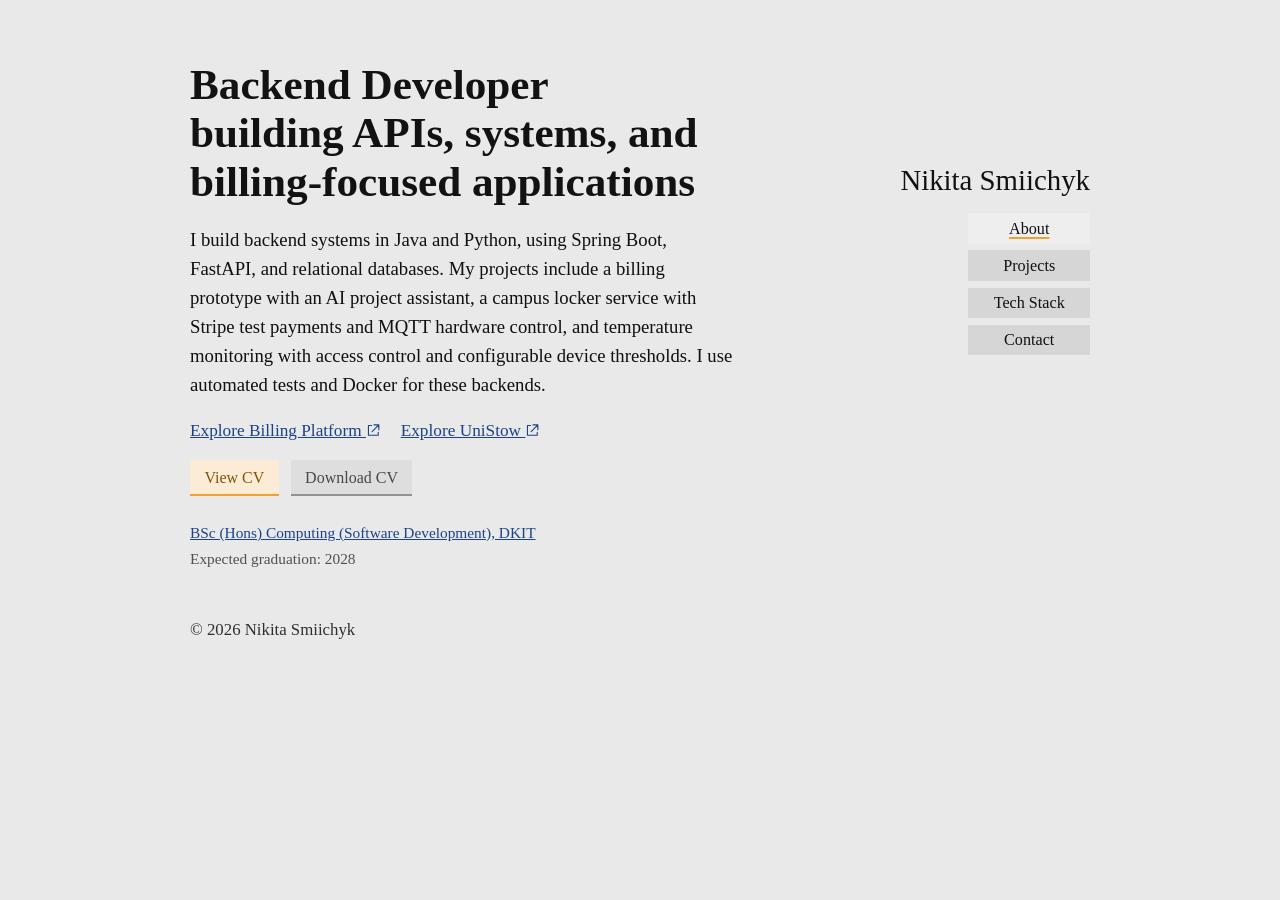
<file: index.html>
<!DOCTYPE html>
<html lang="en">
<head>
    <meta charset="UTF-8"/>
    <meta content="width=device-width, initial-scale=1.0" name="viewport"/>
    <title>Nikita Smiichyk - About</title>
    <meta
        content="Portfolio of Nikita Smiichyk, a backend developer using Java, Python, Spring Boot, and FastAPI to build billing systems and connected applications."
        name="description"/>
    <link href="favicon.svg?v=20261107-split-n" rel="icon" type="image/svg+xml"/>
    <link href="favicon.svg?v=20261107-split-n" rel="apple-touch-icon"/>
    <link href="assets/css/site.css?v=20261124" rel="stylesheet"/>
</head>
<body class="minimal-home">
<div data-navigation-src="partials/site-navigation.html" data-site-navigation></div>

<main class="minimal-layout">
    <section aria-label="About" class="minimal-section">
        <h1>
            Backend Developer<br/>
            building APIs, systems, and<br/>
            billing-focused applications
        </h1>
        <p class="minimal-lead minimal-subtitle">
            I build backend systems in Java and Python, using Spring Boot, FastAPI, and relational databases.
            My projects include a billing prototype with an AI project assistant, a campus locker service with
            Stripe test payments and MQTT hardware control, and temperature monitoring with access control and
            configurable device thresholds. I use automated tests and Docker for these backends.
        </p>
        <p class="featured-project-links">
            <a aria-label="Explore Billing Platform (opens in a new tab)" href="https://billing.nikitsya.dev"
               rel="noreferrer"
               target="_blank">Explore Billing Platform&nbsp;<svg
                aria-hidden="true" class="external-link-icon" fill="none" focusable="false"
                height="16" stroke="currentColor" stroke-linecap="round" stroke-linejoin="round" stroke-width="1.8"
                viewBox="0 0 24 24" width="16" xmlns="http://www.w3.org/2000/svg">
                <path d="M9 4H4v16h16v-5M13 3h8v8M21 3 10 14"/>
            </svg>
            </a>
            <a aria-label="Explore UniStow (opens in a new tab)" href="https://unistow.app"
               rel="noreferrer"
               target="_blank">Explore UniStow&nbsp;<svg
                aria-hidden="true" class="external-link-icon" fill="none" focusable="false"
                height="16" stroke="currentColor" stroke-linecap="round" stroke-linejoin="round" stroke-width="1.8"
                viewBox="0 0 24 24" width="16" xmlns="http://www.w3.org/2000/svg">
                <path d="M9 4H4v16h16v-5M13 3h8v8M21 3 10 14"/>
            </svg>
            </a>
        </p>
        <div class="minimal-actions">
            <a class="primary-action" href="assets/cv/Nikita_Smiichyk_CV.pdf" rel="noreferrer" target="_blank">View
                CV</a>
            <a class="secondary-action" download href="assets/cv/Nikita_Smiichyk_CV.pdf">Download CV</a>
        </div>
        <div aria-label="Education" class="minimal-education">
            <p>
                <a
                    href="https://www.dkit.ie/courses/bsc-hons-in-computing-in-software-development"
                    rel="noreferrer"
                    target="_blank"
                >BSc (Hons) Computing (Software Development), DKIT</a
                >
            </p>
            <p>Expected graduation: 2028</p>
        </div>
    </section>
</main>

<footer class="minimal-footer">
    <p>© <span id="year"></span> Nikita Smiichyk</p>
</footer>

<script src="assets/js/site.js?v=20260911d"></script>
</body>
</html>
</file>
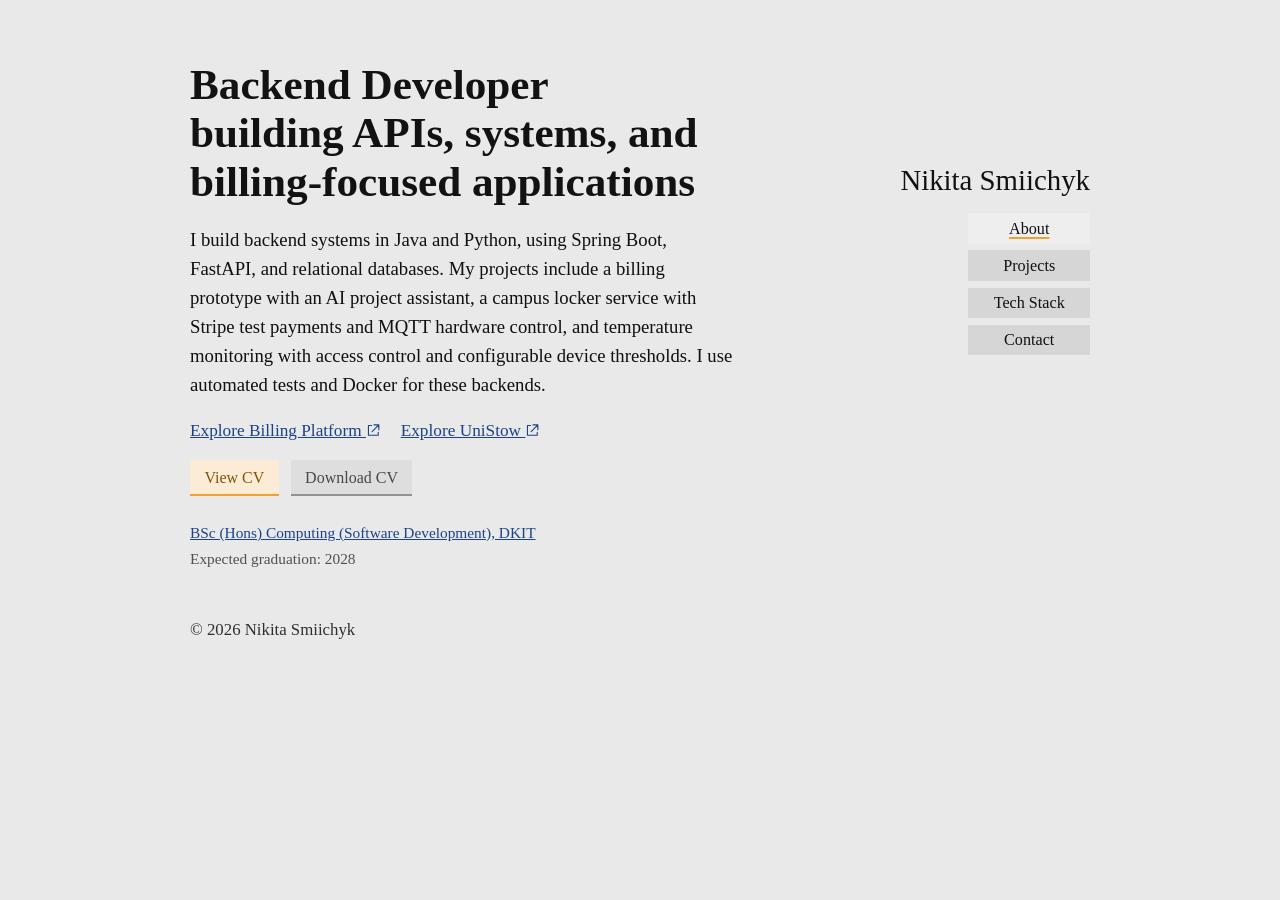
<file: about/index.html>
<!DOCTYPE html>
<html lang="en">
<head>
    <meta charset="UTF-8"/>
    <meta content="width=device-width, initial-scale=1.0" name="viewport"/>
    <title>Redirecting</title>
    <link href="../favicon.svg?v=20261107-split-n" rel="icon" type="image/svg+xml"/>
    <link href="../favicon.svg?v=20261107-split-n" rel="apple-touch-icon"/>
    <script>
        window.location.replace("..");
    </script>
    <noscript>
        <meta content="0; url=.." http-equiv="refresh"/>
    </noscript>
</head>
<body></body>
</html>
</file>
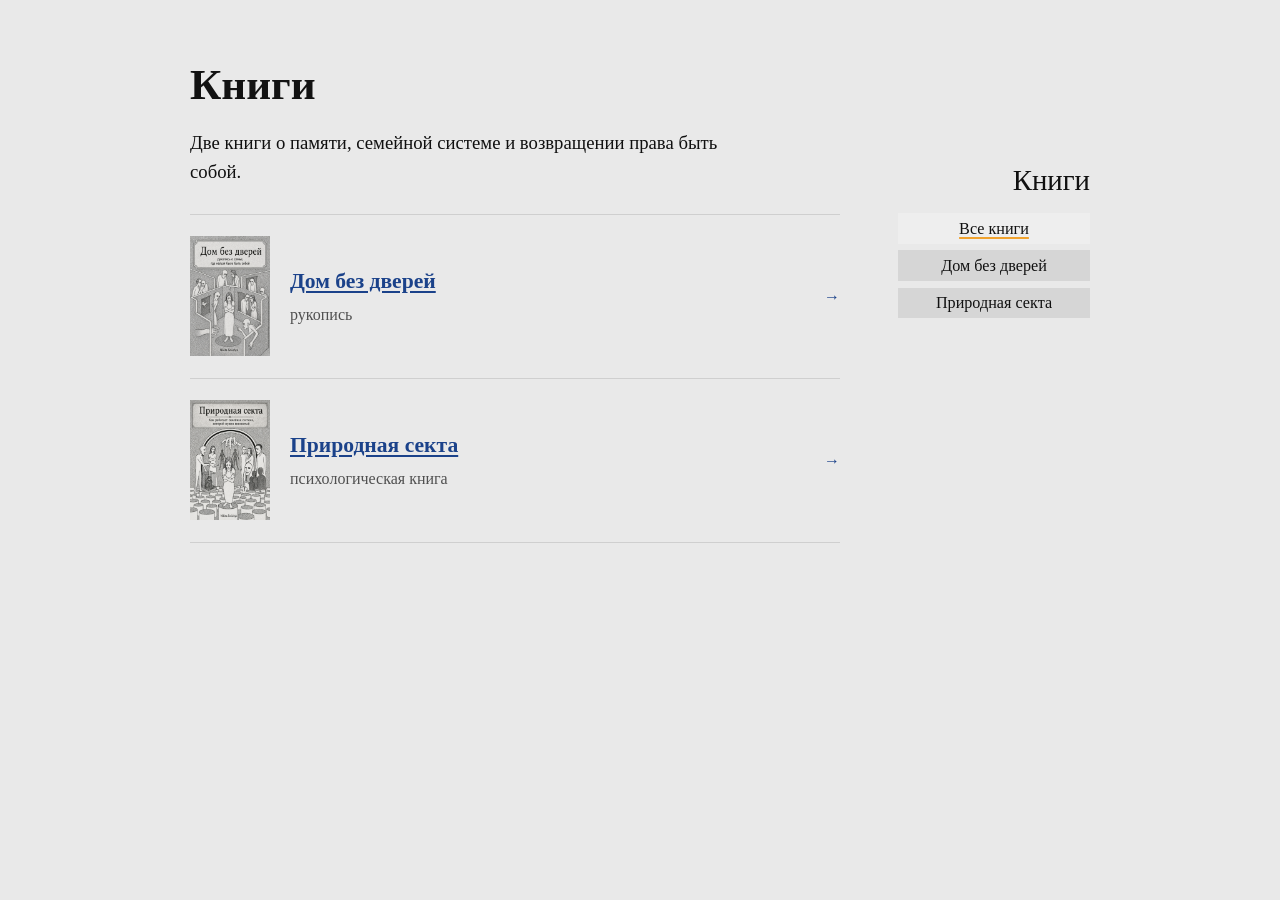
<file: book/index.html>
<!DOCTYPE html>
<html lang="ru">
<head>
    <meta charset="UTF-8"/>
    <meta content="width=device-width, initial-scale=1.0" name="viewport"/>
    <meta content="noindex,nofollow" name="robots"/>
    <title>Книги</title>
    <script>
        window.location.replace("../books/" + window.location.search + window.location.hash);
    </script>
    <noscript>
        <meta content="0; url=../books/" http-equiv="refresh"/>
    </noscript>
</head>
<body>
<p><a href="../books/">Перейти к книгам</a></p>
</body>
</html>
</file>
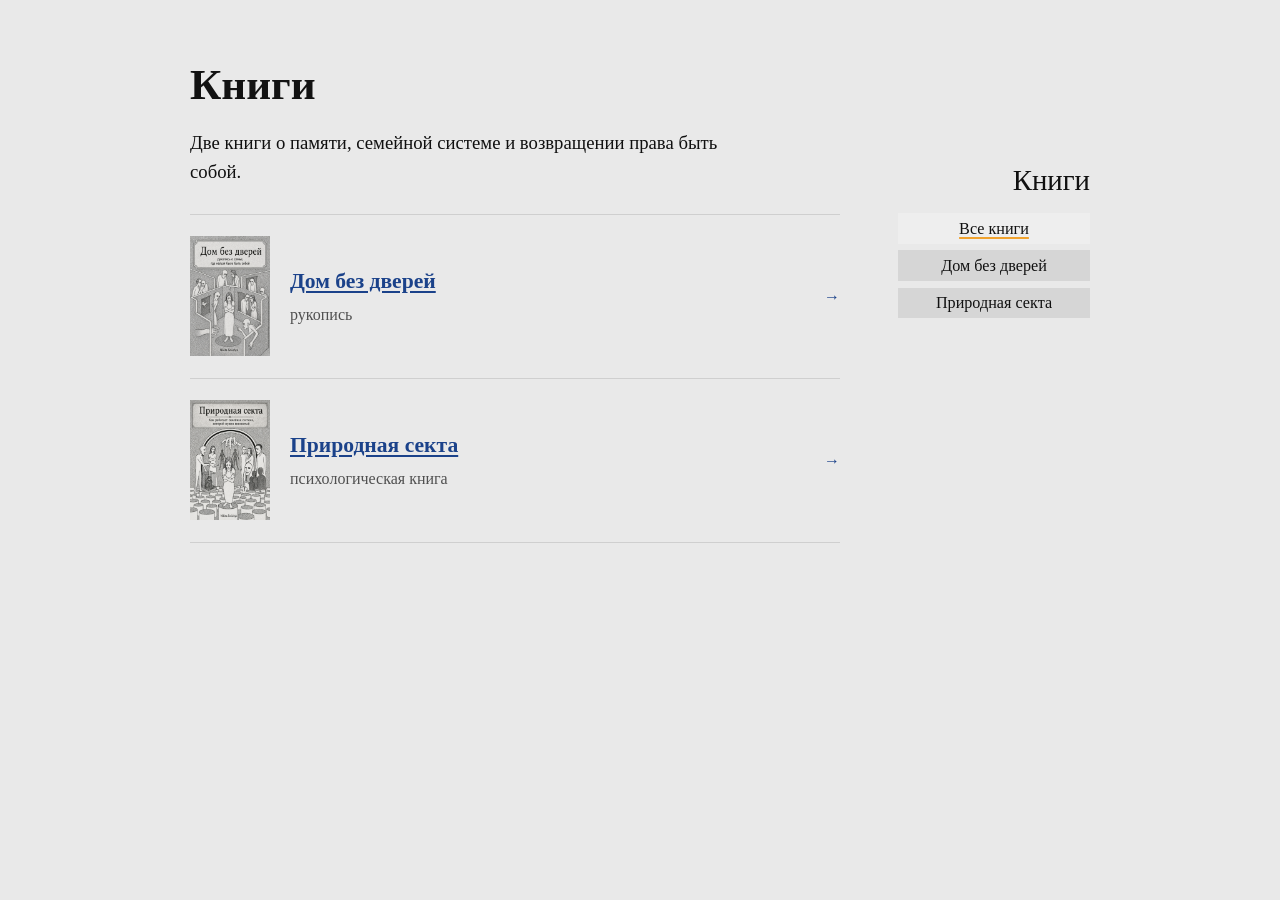
<file: books/index.html>
<!DOCTYPE html>
<html lang="ru">
<head>
    <meta charset="UTF-8"/>
    <meta content="width=device-width, initial-scale=1.0" name="viewport"/>
    <meta content="noindex,nofollow" name="robots"/>
    <title>Книги - Nikita Smiichyk</title>
    <link href="../favicon.svg?v=20261107-split-n" rel="icon" type="image/svg+xml"/>
    <link href="../favicon.svg?v=20261107-split-n" rel="apple-touch-icon"/>
    <meta content="Книги Nikita Smiichyk: рукопись Дом без дверей и психологическая книга Природная секта."
          name="description"/>
    <link href="../assets/css/site.css?v=20261124" rel="stylesheet"/>
    <link href="../assets/css/books.css?v=20261124-sections" rel="stylesheet"/>
</head>
<body class="minimal-home book-page">
<div data-navigation-src="partials/navigation.html" data-site-navigation></div>
<main class="minimal-layout">
    <section aria-label="Книги" class="minimal-section">
        <h1>Книги</h1>
        <p class="minimal-lead minimal-subtitle">Две книги о памяти, семейной системе и возвращении права быть
            собой.</p>

        <nav aria-label="Выбор книги" class="book-links">
            <a class="book-link" href="dom-bez-dverey/">
                <img alt="" src="assets/img/dom-bez-dverey-cover.png"/>
                <span class="book-link-copy">
                    <strong>Дом без дверей</strong>
                    <span>рукопись</span>
                </span>
                <span aria-hidden="true" class="arrow">→</span>
            </a>
            <a class="book-link" href="prirodnaya-sekta/">
                <img alt="" src="assets/img/prirodnaya-sekta.png"/>
                <span class="book-link-copy">
                    <strong>Природная секта</strong>
                    <span>психологическая книга</span>
                </span>
                <span aria-hidden="true" class="arrow">→</span>
            </a>
        </nav>
    </section>
</main>
<script src="../assets/js/site.js?v=20260911d"></script>
</body>
</html>
</file>
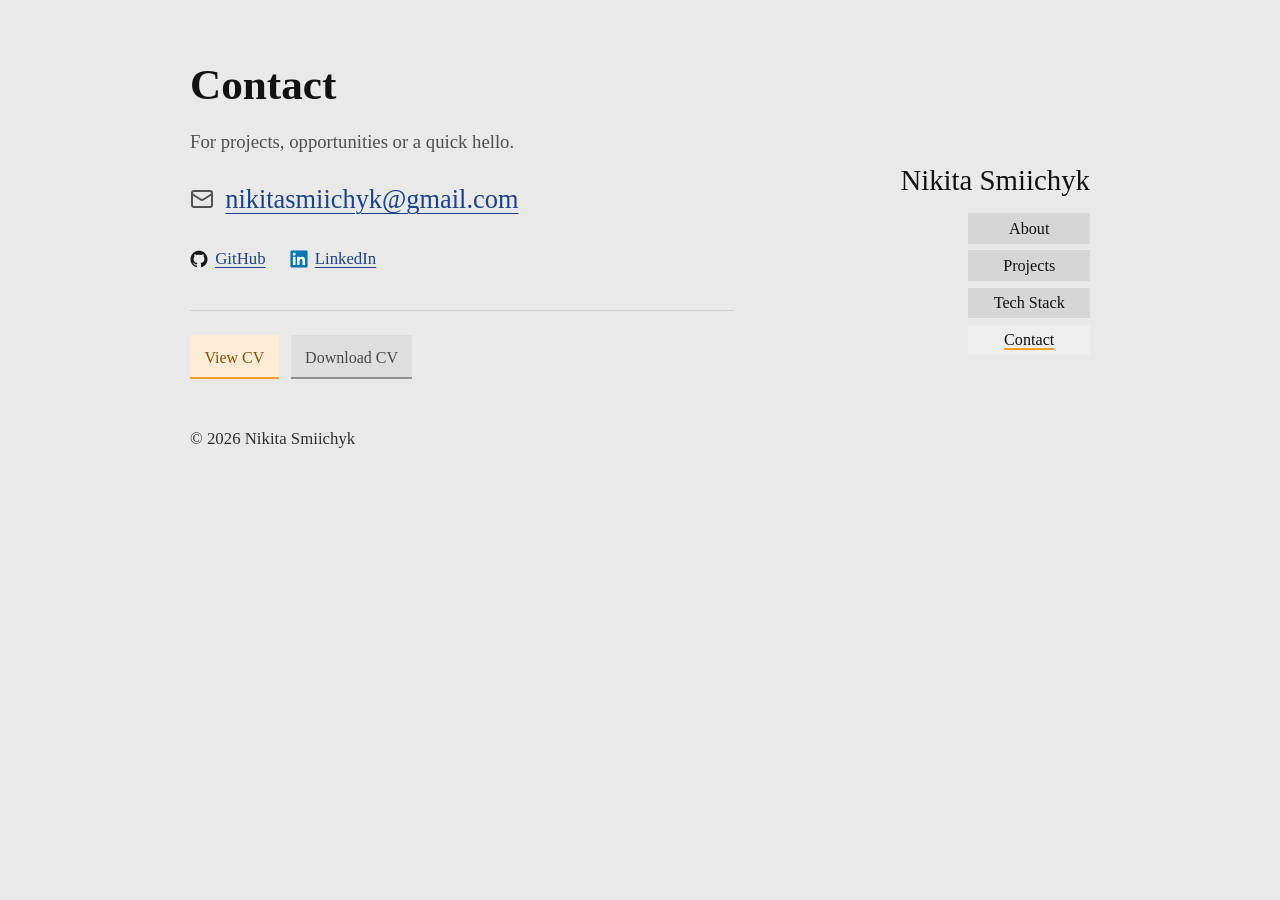
<file: contact/index.html>
<!DOCTYPE html>
<html lang="en">
<head>
    <meta charset="UTF-8"/>
    <meta content="width=device-width, initial-scale=1.0" name="viewport"/>
    <title>Nikita Smiichyk - Contact</title>
    <meta content="Contact page for Nikita Smiichyk portfolio." name="description"/>
    <link href="../favicon.svg?v=20261107-split-n" rel="icon" type="image/svg+xml"/>
    <link href="../favicon.svg?v=20261107-split-n" rel="apple-touch-icon"/>
    <link href="../assets/css/site.css?v=20261124" rel="stylesheet"/>
</head>
<body class="minimal-home">
<div data-navigation-src="../partials/site-navigation.html" data-site-navigation></div>

<main class="minimal-layout">
    <section class="minimal-section contact-section">
        <h1>Contact</h1>
        <p class="minimal-lead contact-lead">For projects, opportunities or a quick hello.</p>

        <a class="contact-email" href="mailto:nikitasmiichyk@gmail.com">
            <img alt="" aria-hidden="true" class="contact-icon" height="24" src="../assets/icons/ui/mail.svg"
                 width="24"/>
            <span>nikitasmiichyk@gmail.com</span>
        </a>

        <ul aria-label="Social profiles" class="contact-profiles" role="list">
            <li>
                <a class="contact-profile" href="https://github.com/nikitsya" rel="noreferrer" target="_blank">
                    <img alt="" aria-hidden="true" class="contact-icon" height="18"
                         src="../assets/icons/brands/github.svg"
                         width="18"/>
                    <span>GitHub</span>
                </a>
            </li>
            <li>
                <a class="contact-profile" href="https://www.linkedin.com/in/nikitsya" rel="noreferrer" target="_blank">
                    <img alt="" aria-hidden="true" class="contact-icon" height="18"
                         src="../assets/icons/brands/linkedin.svg"
                         width="18"/>
                    <span>LinkedIn</span>
                </a>
            </li>
        </ul>

        <div class="contact-cv">
            <a class="primary-action" href="../assets/cv/Nikita_Smiichyk_CV.pdf" rel="noreferrer" target="_blank">View
                CV</a>
            <a class="secondary-action" download href="../assets/cv/Nikita_Smiichyk_CV.pdf">Download CV</a>
        </div>
    </section>
</main>

<footer class="minimal-footer">
    <p>© <span id="year"></span> Nikita Smiichyk</p>
</footer>

<script src="../assets/js/site.js?v=20260911d"></script>
</body>
</html>
</file>
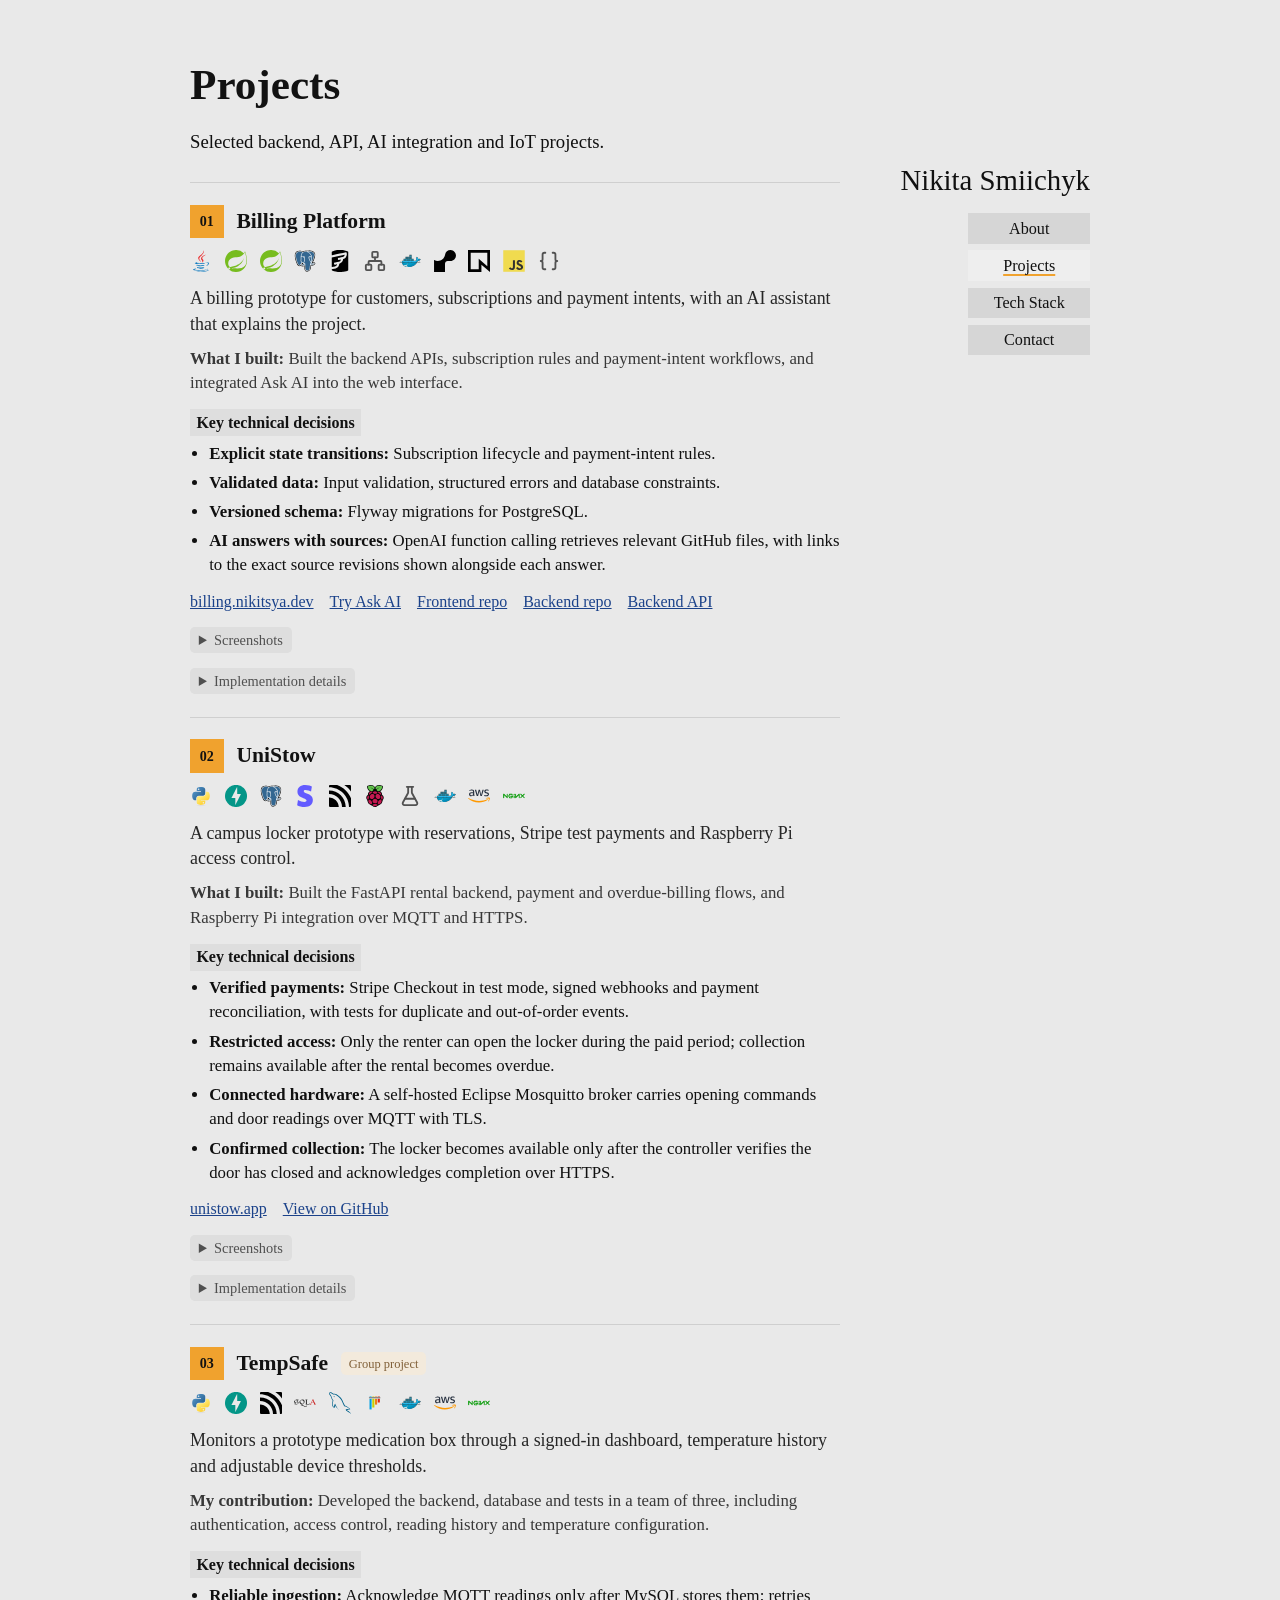
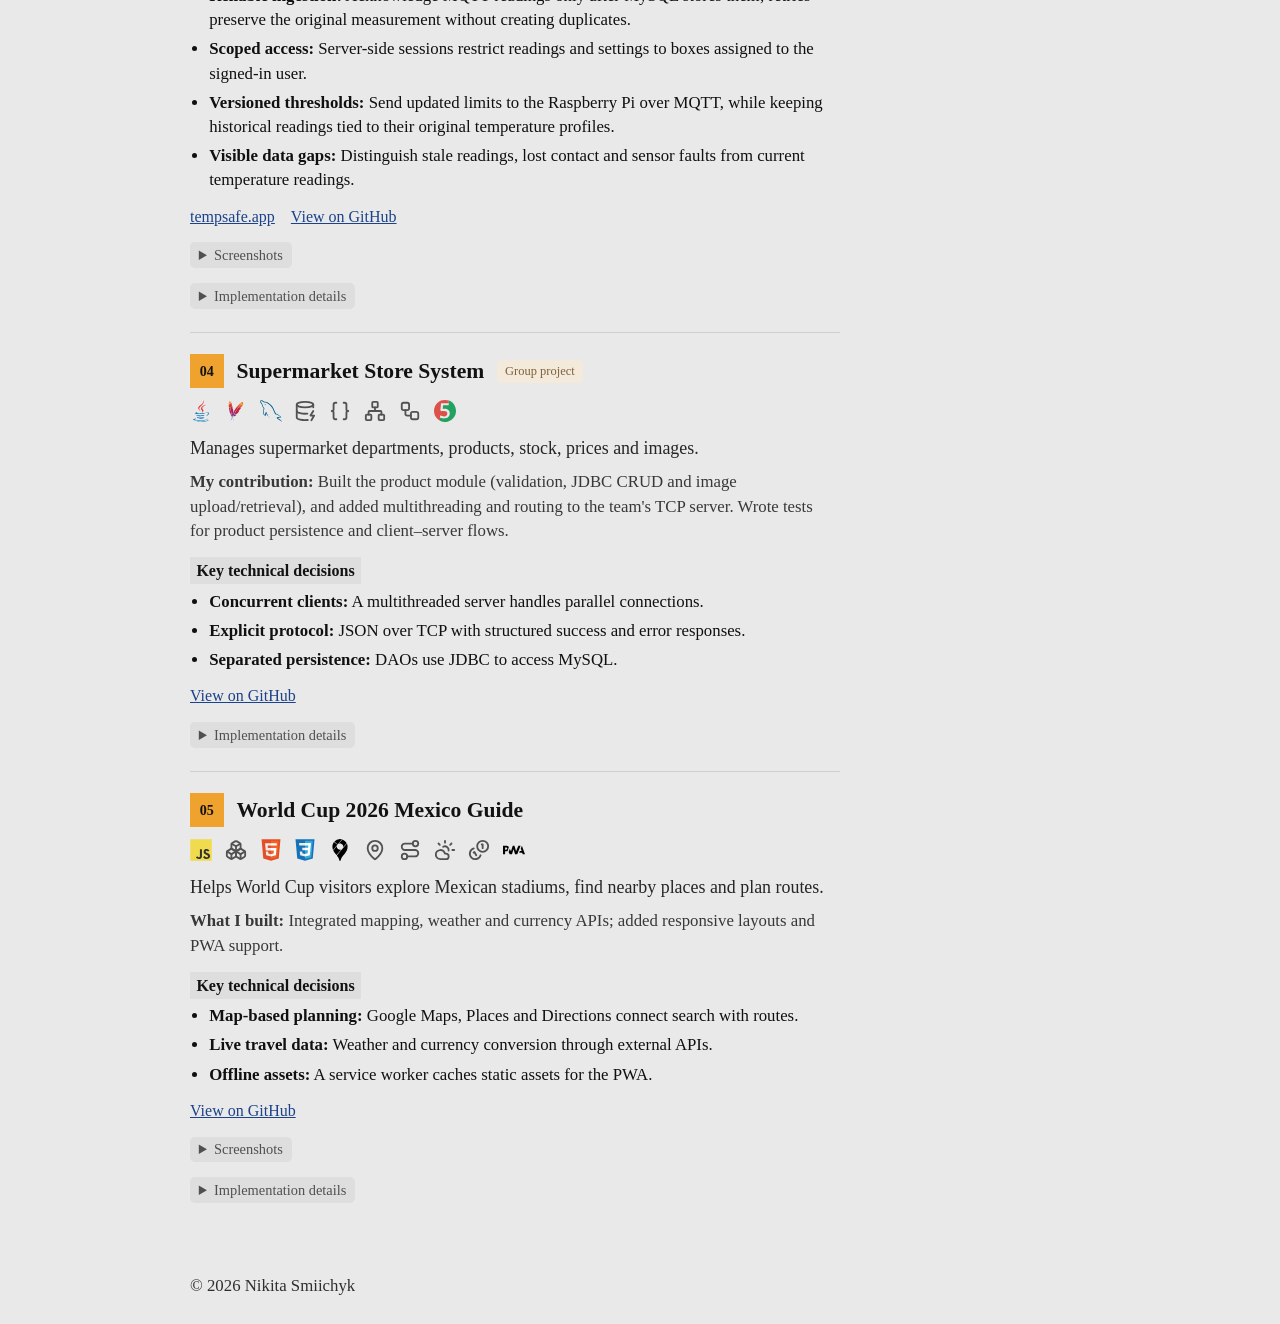
<file: projects/index.html>
<!DOCTYPE html>
<html lang="en">
<head>
    <meta charset="UTF-8"/>
    <meta content="width=device-width, initial-scale=1.0" name="viewport"/>
    <title>Nikita Smiichyk - Projects</title>
    <meta
        content="Backend, AI integration and IoT projects by Nikita Smiichyk, including Billing Platform with Ask AI, UniStow and TempSafe."
        name="description"/>
    <link href="../favicon.svg?v=20261107-split-n" rel="icon" type="image/svg+xml"/>
    <link href="../favicon.svg?v=20261107-split-n" rel="apple-touch-icon"/>
    <link href="../assets/css/site.css?v=20261124" rel="stylesheet"/>
</head>
<body class="minimal-home">
<div data-navigation-src="../partials/site-navigation.html" data-site-navigation></div>

<main class="minimal-layout">
    <section class="minimal-section">
        <h1>Projects</h1>
        <p class="minimal-lead">Selected backend, API, AI integration and IoT projects.</p>

        <div class="projects-list">
            <article class="project-entry">
                <div class="project-heading">
                    <span class="project-number">01</span>
                    <h2>Billing Platform</h2>
                </div>
                <ul aria-label="Tech stack" class="project-stack" role="list">
                    <li><img alt="Java" height="22" src="../assets/icons/brands/java.svg" title="Java" width="22"/></li>
                    <li><img alt="Spring Boot" height="22" src="../assets/icons/brands/spring.svg" title="Spring Boot"
                             width="22"/></li>
                    <li><img alt="Spring Data JPA" height="22" src="../assets/icons/brands/spring.svg"
                             title="Spring Data JPA"
                             width="22"/></li>
                    <li><img alt="PostgreSQL" height="22" src="../assets/icons/brands/postgresql.svg" title="PostgreSQL"
                             width="22"/></li>
                    <li><img alt="Flyway" height="22" src="../assets/icons/brands/flyway.svg" title="Flyway"
                             width="22"/>
                    </li>
                    <li><img alt="REST API" height="22" src="../assets/icons/ui/network.svg" title="REST API"
                             width="22"/></li>
                    <li><img alt="Docker" height="22" src="../assets/icons/brands/docker.svg" title="Docker"
                             width="22"/>
                    </li>
                    <li><img alt="Render" height="22" src="../assets/icons/brands/render.svg" title="Render"
                             width="22"/>
                    </li>
                    <li><img alt="Neon" height="22" src="../assets/icons/brands/neon.svg" title="Neon" width="22"/></li>
                    <li><img alt="JavaScript" height="22" src="../assets/icons/brands/javascript.svg" title="JavaScript"
                             width="22"/></li>
                    <li><img alt="OpenAI Responses API" height="22" src="../assets/icons/ui/braces.svg"
                             title="OpenAI Responses API" width="22"/></li>
                </ul>
                <p class="project-summary">A billing prototype for customers, subscriptions and payment intents, with an
                    AI
                    assistant that explains the project.</p>
                <p class="project-contribution"><strong>What I built:</strong> Built the backend APIs, subscription
                    rules and payment-intent workflows, and integrated Ask AI into the web interface.</p>
                <h3 class="project-decisions-heading">Key technical decisions</h3>
                <ul class="project-decisions">
                    <li><strong>Explicit state transitions:</strong> Subscription lifecycle and payment-intent rules.
                    </li>
                    <li><strong>Validated data:</strong> Input validation, structured errors and database constraints.
                    </li>
                    <li><strong>Versioned schema:</strong> Flyway migrations for PostgreSQL.</li>
                    <li><strong>AI answers with sources:</strong> OpenAI function calling retrieves relevant GitHub
                        files, with links to the exact source revisions shown alongside each answer.
                    </li>
                </ul>
                <div class="project-links">
                    <a href="https://billing.nikitsya.dev" rel="noreferrer" target="_blank">billing.nikitsya.dev</a>
                    <a href="https://billing.nikitsya.dev/ask-ai/" rel="noreferrer" target="_blank">Try Ask AI</a>
                    <a href="https://github.com/nikitsya/Billing-Platform-Frontend" rel="noreferrer"
                       target="_blank">Frontend repo</a>
                    <a href="https://github.com/nikitsya/Billing-Platform-API" rel="noreferrer"
                       target="_blank">Backend repo</a>
                    <a href="https://billing-platform-api.onrender.com/api/v1/ping" rel="noreferrer"
                       target="_blank">Backend API</a>
                </div>
                <details class="project-details project-screenshots">
                    <summary>Screenshots</summary>
                    <figure class="project-screenshot">
                        <a aria-label="Open Billing Platform dashboard screenshot at full size"
                           href="../assets/images/projects/billing-platform/billing-dashboard.png?v=20261125-ask-ai"
                           rel="noreferrer"
                           target="_blank">
                            <img
                                alt="Billing dashboard with account totals and six navigation sections, including Ask AI."
                                decoding="async" height="1652" loading="lazy"
                                src="../assets/images/projects/billing-platform/billing-dashboard.png?v=20261125-ask-ai"
                                width="3024"/>
                        </a>
                        <figcaption>1. Billing dashboard</figcaption>
                    </figure>
                    <figure class="project-screenshot">
                        <a aria-label="Open Billing Platform customer directory and validation screenshot at full size"
                           href="../assets/images/projects/billing-platform/billing-customers-validation.png?v=20261125-ask-ai"
                           rel="noreferrer"
                           target="_blank">
                            <img
                                alt="Customer directory beside the create-customer form, showing validation for a required name."
                                decoding="async" height="1652" loading="lazy"
                                src="../assets/images/projects/billing-platform/billing-customers-validation.png?v=20261125-ask-ai"
                                width="3024"/>
                        </a>
                        <figcaption>2. Customer directory and validation</figcaption>
                    </figure>
                    <figure class="project-screenshot">
                        <a aria-label="Open Billing Platform payment intents screenshot at full size"
                           href="../assets/images/projects/billing-platform/billing-payment-intents.png?v=20261125-ask-ai"
                           rel="noreferrer"
                           target="_blank">
                            <img
                                alt="Payment creation form and a list of payment intents with amounts, currencies, statuses and confirmation actions."
                                decoding="async" height="1652" loading="lazy"
                                src="../assets/images/projects/billing-platform/billing-payment-intents.png?v=20261125-ask-ai"
                                width="3024"/>
                        </a>
                        <figcaption>3. Payment intents</figcaption>
                    </figure>
                    <figure class="project-screenshot">
                        <a aria-label="Open Billing Platform Ask AI start screen at full size"
                           href="../assets/images/projects/billing-platform/billing-ask-ai.png"
                           rel="noreferrer" target="_blank">
                            <img
                                alt="Ask AI project assistant with suggested questions about the architecture, billing workflows and implementation."
                                decoding="async" height="1652" loading="lazy"
                                src="../assets/images/projects/billing-platform/billing-ask-ai.png"
                                width="3024"/>
                        </a>
                        <figcaption>4. Ask AI — explore the project</figcaption>
                    </figure>
                    <figure class="project-screenshot">
                        <a aria-label="Open Billing Platform Ask AI answer with source links at full size"
                           href="../assets/images/projects/billing-platform/billing-ask-ai-sources.png"
                           rel="noreferrer" target="_blank">
                            <img
                                alt="An AI answer explaining project capabilities and limitations, followed by links to relevant backend and frontend files."
                                decoding="async" height="1652" loading="lazy"
                                src="../assets/images/projects/billing-platform/billing-ask-ai-sources.png"
                                width="3024"/>
                        </a>
                        <figcaption>5. Ask AI — answer with repository sources</figcaption>
                    </figure>
                </details>
                <details class="project-details">
                    <summary>Implementation details</summary>
                    <p>The backend exposes REST APIs for customers, products, prices, subscriptions, and payment
                        intents. It
                        implements subscription lifecycle rules, payment-intent state transitions, input validation,
                        structured API error responses, and database constraints. Schema changes are managed with
                        Flyway,
                        and the backend is deployed on Render with PostgreSQL hosted on Neon. Payment confirmation
                        updates the internal payment-intent status; it does not charge a card through a payment
                        provider.</p>
                    <p>Ask AI uses the OpenAI Responses API to answer questions about the Java backend, browser
                        interface and billing workflows. Function calling selects relevant files from both GitHub
                        repositories, and answers include links pinned to the source commits. The integration supports
                        follow-up questions, keeps the API key on the server and enforces persistent usage limits in
                        PostgreSQL.</p>
                    <p class="project-tech"><strong>Tech:</strong> Java, Spring Boot, Spring Data JPA, PostgreSQL,
                        Flyway,
                        REST API, Docker, Render, Neon, JavaScript, OpenAI Responses API, function calling</p>
                </details>
            </article>

            <article class="project-entry">
                <div class="project-heading">
                    <span class="project-number">02</span>
                    <h2>UniStow</h2>
                </div>
                <ul aria-label="Tech stack" class="project-stack" role="list">
                    <li><img alt="Python" height="22" src="../assets/icons/brands/python.svg" title="Python"
                             width="22"/>
                    </li>
                    <li><img alt="FastAPI" height="22" src="../assets/icons/brands/fastapi.svg" title="FastAPI"
                             width="22"/></li>
                    <li><img alt="PostgreSQL" height="22" src="../assets/icons/brands/postgresql.svg" title="PostgreSQL"
                             width="22"/></li>
                    <li><img alt="Stripe Checkout" height="22"
                             src="../assets/icons/brands/stripe.svg?v=20261107-brand-colour"
                             title="Stripe Checkout" width="22"/></li>
                    <li><img alt="MQTT over TLS with Eclipse Mosquitto" height="22"
                             src="../assets/icons/brands/mqtt.svg" title="MQTT over TLS with Eclipse Mosquitto"
                             width="22"/></li>
                    <li><img alt="Raspberry Pi" height="22" src="../assets/icons/brands/raspberrypi.svg"
                             title="Raspberry Pi"
                             width="22"/></li>
                    <li><img alt="unittest" height="22" src="../assets/icons/ui/flask-conical.svg" title="unittest"
                             width="22"/></li>
                    <li><img alt="Docker" height="22" src="../assets/icons/brands/docker.svg" title="Docker"
                             width="22"/>
                    </li>
                    <li><img alt="AWS EC2" height="22" src="../assets/icons/brands/aws.svg" title="AWS EC2" width="22"/>
                    </li>
                    <li><img alt="Nginx" height="22" src="../assets/icons/brands/nginx.svg" title="Nginx" width="22"/>
                    </li>
                </ul>
                <p class="project-summary">A campus locker prototype with reservations, Stripe test payments and
                    Raspberry Pi access control.</p>
                <p class="project-contribution"><strong>What I built:</strong> Built the FastAPI rental backend,
                    payment and overdue-billing flows, and Raspberry Pi integration over MQTT and HTTPS.</p>
                <h3 class="project-decisions-heading">Key technical decisions</h3>
                <ul class="project-decisions">
                    <li><strong>Verified payments:</strong> Stripe Checkout in test mode, signed webhooks and payment
                        reconciliation, with tests for duplicate and out-of-order events.
                    </li>
                    <li><strong>Restricted access:</strong> Only the renter can open the locker during the paid period;
                        collection remains available after the rental becomes overdue.
                    </li>
                    <li><strong>Connected hardware:</strong> A self-hosted Eclipse Mosquitto broker carries opening
                        commands and door readings over MQTT with TLS.
                    </li>
                    <li><strong>Confirmed collection:</strong> The locker becomes available only after the controller
                        verifies the door has closed and acknowledges completion over HTTPS.
                    </li>
                </ul>
                <div class="project-links">
                    <a href="https://unistow.app" rel="noreferrer" target="_blank">unistow.app</a>
                    <a href="https://github.com/nikitsya/UniStow" rel="noreferrer"
                       target="_blank">View on GitHub</a>
                </div>
                <details class="project-details project-screenshots">
                    <summary>Screenshots</summary>
                    <div class="project-screenshot-gallery">
                        <figure class="project-screenshot project-screenshot-mobile">
                            <a aria-label="Open UniStow locker selection screenshot at full size"
                               href="../assets/images/projects/unistow/unistow-lockers.png?v=20261124-exact"
                               rel="noreferrer"
                               target="_blank">
                                <img
                                    alt="Locker availability and daily prices, with Lockers, My rentals and Contact navigation."
                                    decoding="async" height="2622" loading="lazy"
                                    src="../assets/images/projects/unistow/unistow-lockers.png?v=20261124-exact"
                                    width="1206"/>
                            </a>
                            <figcaption>1. Choose a locker</figcaption>
                        </figure>
                        <figure class="project-screenshot project-screenshot-mobile">
                            <a aria-label="Open UniStow rental validation screenshot at full size"
                               href="../assets/images/projects/unistow/unistow-rental-validation.png?v=20261124-exact"
                               rel="noreferrer" target="_blank">
                                <img
                                    alt="A six-day rental is rejected with a one-to-four-day validation message above the phone keyboard."
                                    decoding="async" height="2622" loading="lazy"
                                    src="../assets/images/projects/unistow/unistow-rental-validation.png?v=20261124-exact"
                                    width="1206"/>
                            </a>
                            <figcaption>2. Rental period validation</figcaption>
                        </figure>
                        <figure class="project-screenshot project-screenshot-mobile">
                            <a aria-label="Open UniStow reservation screenshot at full size"
                               href="../assets/images/projects/unistow/unistow-reservation.png?v=20261124-exact"
                               rel="noreferrer" target="_blank">
                                <img
                                    alt="A four-day rental for Locker 4 totals €4, with consent selected and the Reserve locker button enabled."
                                    decoding="async" height="2622" loading="lazy"
                                    src="../assets/images/projects/unistow/unistow-reservation.png?v=20261124-exact"
                                    width="1206"/>
                            </a>
                            <figcaption>3. Reserve a locker</figcaption>
                        </figure>
                        <figure class="project-screenshot project-screenshot-mobile">
                            <a aria-label="Open UniStow pending payment screenshot at full size"
                               href="../assets/images/projects/unistow/unistow-pending-payment.png?v=20261124-exact"
                               rel="noreferrer" target="_blank">
                                <img
                                    alt="A pending reservation shows the rental end date, unpaid status and a Pay €4 button."
                                    decoding="async" height="2622" loading="lazy"
                                    src="../assets/images/projects/unistow/unistow-pending-payment.png?v=20261124-exact"
                                    width="1206"/>
                            </a>
                            <figcaption>4. Reservation awaiting payment</figcaption>
                        </figure>
                        <figure class="project-screenshot project-screenshot-mobile">
                            <a aria-label="Open UniStow Stripe Checkout screenshot at full size"
                               href="../assets/images/projects/unistow/unistow-stripe-checkout.png?v=20261124-exact"
                               rel="noreferrer" target="_blank">
                                <img
                                    alt="Stripe Checkout in sandbox mode for a €4 UniStow rental, showing a test payment card and Apple Pay."
                                    decoding="async" height="2622" loading="lazy"
                                    src="../assets/images/projects/unistow/unistow-stripe-checkout.png?v=20261124-exact"
                                    width="1206"/>
                            </a>
                            <figcaption>5. Stripe Checkout — sandbox</figcaption>
                        </figure>
                        <figure class="project-screenshot project-screenshot-mobile">
                            <a aria-label="Open UniStow active rental screenshot at full size"
                               href="../assets/images/projects/unistow/unistow-active-rental.png?v=20261124-exact"
                               rel="noreferrer" target="_blank">
                                <img
                                    alt="An active paid rental shows a closed door, with Open locker and Finish rental controls."
                                    decoding="async" height="2622" loading="lazy"
                                    src="../assets/images/projects/unistow/unistow-active-rental.png?v=20261124-exact"
                                    width="1206"/>
                            </a>
                            <figcaption>6. Active rental and locker controls</figcaption>
                        </figure>
                        <figure class="project-screenshot project-screenshot-mobile">
                            <a aria-label="Open UniStow rental overview with sample data screenshot at full size"
                               href="../assets/images/projects/unistow/unistow-rental-history-sample.png?v=20261124-exact"
                               rel="noreferrer" target="_blank">
                                <img
                                    alt="My rentals with an active booking and sample completed rentals for different lockers in November and October."
                                    decoding="async" height="2622" loading="lazy"
                                    src="../assets/images/projects/unistow/unistow-rental-history-sample.png?v=20261124-exact"
                                    width="1206"/>
                            </a>
                            <figcaption>7. My rentals — sample data</figcaption>
                        </figure>
                        <figure class="project-screenshot project-screenshot-mobile">
                            <a aria-label="Open UniStow finish rental confirmation screenshot at full size"
                               href="../assets/images/projects/unistow/unistow-finish-confirmation.png?v=20261124-exact"
                               rel="noreferrer" target="_blank">
                                <img
                                    alt="A confirmation dialog asks the renter to collect their belongings and close the door to finish the rental."
                                    decoding="async" height="2622" loading="lazy"
                                    src="../assets/images/projects/unistow/unistow-finish-confirmation.png?v=20261124-exact"
                                    width="1206"/>
                            </a>
                            <figcaption>8. Finish rental confirmation</figcaption>
                        </figure>
                        <figure class="project-screenshot project-screenshot-mobile">
                            <a aria-label="Open UniStow open locker door screenshot at full size"
                               href="../assets/images/projects/unistow/unistow-door-open.png?v=20261124-exact"
                               rel="noreferrer"
                               target="_blank">
                                <img
                                    alt="The rental shows an open door and asks the renter to collect their belongings and close the door, with both controls disabled."
                                    decoding="async" height="2622" loading="lazy"
                                    src="../assets/images/projects/unistow/unistow-door-open.png?v=20261124-exact"
                                    width="1206"/>
                            </a>
                            <figcaption>9. Door opened for collection</figcaption>
                        </figure>
                        <figure class="project-screenshot project-screenshot-mobile">
                            <a aria-label="Open UniStow completed rental screenshot at full size"
                               href="../assets/images/projects/unistow/unistow-completed-rental.png?v=20261124-exact"
                               rel="noreferrer" target="_blank">
                                <img
                                    alt="A completed rental shows paid status and a confirmation that the rental has finished."
                                    decoding="async" height="2622" loading="lazy"
                                    src="../assets/images/projects/unistow/unistow-completed-rental.png?v=20261124-exact"
                                    width="1206"/>
                            </a>
                            <figcaption>10. Rental completed</figcaption>
                        </figure>
                    </div>
                </details>
                <details class="project-details">
                    <summary>Implementation details</summary>
                    <p>The FastAPI backend uses async SQLAlchemy and PostgreSQL, with row locks to prevent competing
                        reservations. Rental prices and deadlines are calculated on the server. Stripe payments are
                        verified through signed webhooks and reconciliation. Daily overdue charges run in test mode,
                        with Checkout recovery for unpaid balances. Outstanding or unconfirmed extra-day payments
                        pause new bookings while preserving existing paid access and collection.</p>
                    <p>Locker 4 is the physical prototype; the other eight lockers are placeholders. Its Raspberry Pi
                        controls a servo latch and reads a magnetic door sensor. Opening commands and telemetry use
                        MQTT over TLS through Eclipse Mosquitto; heartbeats and collection acknowledgements use HTTPS.
                        Commands expire and are dispatched at most once. Tests cover stale readings, duplicate
                        commands, lost acknowledgements and the collection cycle.</p>
                    <p>The application and MQTT broker run on AWS EC2, with Nginx serving HTTPS and PostgreSQL running
                        in Docker.</p>
                    <p class="project-tech"><strong>Tech:</strong> Python, FastAPI, Jinja2, async SQLAlchemy,
                        PostgreSQL, Stripe Checkout, MQTT over TLS, Eclipse Mosquitto, Raspberry Pi, unittest,
                        Docker, AWS EC2, Nginx</p>
                </details>
            </article>

            <article class="project-entry">
                <div class="project-heading">
                    <span class="project-number">03</span>
                    <h2>TempSafe</h2>
                    <span class="project-label">Group project</span>
                </div>
                <ul aria-label="Tech stack" class="project-stack" role="list">
                    <li><img alt="Python" height="22" src="../assets/icons/brands/python.svg" title="Python"
                             width="22"/>
                    </li>
                    <li><img alt="FastAPI" height="22" src="../assets/icons/brands/fastapi.svg" title="FastAPI"
                             width="22"/></li>
                    <li><img alt="MQTT over TLS with Eclipse Mosquitto" height="22"
                             src="../assets/icons/brands/mqtt.svg" title="MQTT over TLS with Eclipse Mosquitto"
                             width="22"/></li>
                    <li><img alt="SQLAlchemy" height="22" src="../assets/icons/brands/sqlalchemy.svg" title="SQLAlchemy"
                             width="22"/></li>
                    <li><img alt="MySQL" height="22" src="../assets/icons/brands/mysql.svg" title="MySQL" width="22"/>
                    </li>
                    <li><img alt="pytest" height="22" src="../assets/icons/brands/pytest.svg" title="pytest"
                             width="22"/>
                    </li>
                    <li><img alt="Docker" height="22" src="../assets/icons/brands/docker.svg" title="Docker"
                             width="22"/>
                    </li>
                    <li><img alt="AWS EC2" height="22" src="../assets/icons/brands/aws.svg" title="AWS EC2" width="22"/>
                    </li>
                    <li><img alt="Nginx" height="22" src="../assets/icons/brands/nginx.svg" title="Nginx" width="22"/>
                    </li>
                </ul>
                <p class="project-summary">Monitors a prototype medication box through a signed-in dashboard,
                    temperature history and adjustable device thresholds.</p>
                <p class="project-contribution"><strong>My contribution:</strong> Developed the backend, database and
                    tests in a team of three, including authentication, access control, reading history and
                    temperature configuration.</p>
                <h3 class="project-decisions-heading">Key technical decisions</h3>
                <ul class="project-decisions">
                    <li><strong>Reliable ingestion:</strong> Acknowledge MQTT readings only after MySQL stores them;
                        retries preserve the original measurement without creating duplicates.
                    </li>
                    <li><strong>Scoped access:</strong> Server-side sessions restrict readings and settings to boxes
                        assigned to the signed-in user.
                    </li>
                    <li><strong>Versioned thresholds:</strong> Send updated limits to the Raspberry Pi over MQTT,
                        while keeping historical readings tied to their original temperature profiles.
                    </li>
                    <li><strong>Visible data gaps:</strong> Distinguish stale readings, lost contact and sensor faults
                        from current temperature readings.
                    </li>
                </ul>
                <div class="project-links">
                    <a href="https://tempsafe.app" rel="noreferrer" target="_blank">tempsafe.app</a>
                    <a href="https://github.com/nikitsya/TempSafe" rel="noreferrer"
                       target="_blank">View on GitHub</a>
                </div>
                <details class="project-details project-screenshots">
                    <summary>Screenshots</summary>
                    <p>Mobile interface examples from the 22 November usability review.</p>
                    <div class="project-screenshot-gallery">
                        <figure class="project-screenshot project-screenshot-mobile">
                            <a aria-label="Open TempSafe mobile dashboard screenshot at full size"
                               href="../assets/images/projects/tempsafe/tempsafe-dashboard.png?v=20261125-latest-mobile"
                               rel="noreferrer" target="_blank">
                                <img
                                    alt="Mobile TempSafe dashboard with the current temperature, an alert notice and a graph of readings over the last hour."
                                    decoding="async" height="1466" loading="lazy"
                                    src="../assets/images/projects/tempsafe/tempsafe-dashboard.png?v=20261125-latest-mobile"
                                    width="676"/>
                            </a>
                            <figcaption>1. Dashboard and recent readings</figcaption>
                        </figure>
                        <figure class="project-screenshot project-screenshot-mobile">
                            <a aria-label="Open TempSafe mobile warming warning screenshot at full size"
                               href="../assets/images/projects/tempsafe/tempsafe-warming-warning.png?v=20261125-latest-mobile"
                               rel="noreferrer" target="_blank">
                                <img
                                    alt="Mobile TempSafe dashboard showing a warming warning, the outside temperature and an estimate of when the inside temperature may reach the warning threshold."
                                    decoding="async" height="1466" loading="lazy"
                                    src="../assets/images/projects/tempsafe/tempsafe-warming-warning.png?v=20261125-latest-mobile"
                                    width="676"/>
                            </a>
                            <figcaption>2. Warming warning</figcaption>
                        </figure>
                        <figure class="project-screenshot project-screenshot-mobile">
                            <a aria-label="Open TempSafe mobile history screenshot at full size"
                               href="../assets/images/projects/tempsafe/tempsafe-history.png?v=20261125-latest-mobile"
                               rel="noreferrer" target="_blank">
                                <img
                                    alt="Mobile TempSafe history with recorded temperatures, measurement times, status labels and a CSV download option."
                                    decoding="async" height="1466" loading="lazy"
                                    src="../assets/images/projects/tempsafe/tempsafe-history.png?v=20261125-latest-mobile"
                                    width="676"/>
                            </a>
                            <figcaption>3. Reading history and CSV export</figcaption>
                        </figure>
                        <figure class="project-screenshot project-screenshot-mobile">
                            <a aria-label="Open TempSafe mobile alerts screenshot at full size"
                               href="../assets/images/projects/tempsafe/tempsafe-alerts.png?v=20261125-latest-mobile"
                               rel="noreferrer" target="_blank">
                                <img
                                    alt="Mobile TempSafe Alerts screen showing a temperature event with a peak of 29.3 degrees Celsius, its duration and time interval."
                                    decoding="async" height="1466" loading="lazy"
                                    src="../assets/images/projects/tempsafe/tempsafe-alerts.png?v=20261125-latest-mobile"
                                    width="676"/>
                            </a>
                            <figcaption>4. Temperature alert details</figcaption>
                        </figure>
                    </div>
                </details>
                <details class="project-details">
                    <summary>Implementation details</summary>
                    <p>I developed the FastAPI backend with async SQLAlchemy and MySQL. It stores readings from
                        inside and outside sensors separately and acknowledges MQTT messages only after the database
                        commit. Retried messages preserve the original measurement without creating duplicates.</p>
                    <p>Authentication uses server-side sessions and checks access to each assigned box. Changing
                        temperature limits creates a new profile, preserving the limits recorded with older readings.
                        The backend sends the selected profile to the Raspberry Pi through retained MQTT messages,
                        retrying publication after failures and reconnections.</p>
                    <p>The history API supports date filtering and pagination for graphs, reading tables and alert
                        history. The dashboard identifies stale readings and lost device contact; history marks
                        sensor faults and gaps in the data. My pytest coverage includes session and box access,
                        configuration changes, conflicting readings and failed writes. The dashboard and API run on
                        AWS EC2 behind Nginx.</p>
                    <p class="project-tech"><strong>Tech:</strong> Python, FastAPI, MQTT over TLS, Eclipse Mosquitto,
                        async SQLAlchemy, MySQL, pytest, Docker, AWS EC2, Nginx</p>
                </details>
            </article>

            <article class="project-entry">
                <div class="project-heading">
                    <span class="project-number">04</span>
                    <h2>Supermarket Store System</h2>
                    <span class="project-label">Group project</span>
                </div>
                <ul aria-label="Tech stack" class="project-stack" role="list">
                    <li><img alt="Java 17" height="22" src="../assets/icons/brands/java.svg" title="Java 17"
                             width="22"/>
                    </li>
                    <li><img alt="Maven" height="22" src="../assets/icons/brands/maven.svg" title="Maven" width="22"/>
                    </li>
                    <li><img alt="MySQL" height="22" src="../assets/icons/brands/mysql.svg" title="MySQL" width="22"/>
                    </li>
                    <li><img alt="JDBC" height="22" src="../assets/icons/ui/database-zap.svg" title="JDBC"
                             width="22"/></li>
                    <li><img alt="Jackson" height="22" src="../assets/icons/ui/braces.svg" title="Jackson"
                             width="22"/></li>
                    <li><img alt="TCP sockets" height="22" src="../assets/icons/ui/network.svg" title="TCP sockets"
                             width="22"/></li>
                    <li><img alt="ExecutorService" height="22" src="../assets/icons/ui/workflow.svg"
                             title="ExecutorService"
                             width="22"/></li>
                    <li><img alt="JUnit 5" height="22" src="../assets/icons/brands/junit.svg" title="JUnit 5"
                             width="22"/></li>
                </ul>
                <p class="project-summary">Manages supermarket departments, products, stock, prices and images.</p>
                <p class="project-contribution"><strong>My contribution:</strong> Built the product module
                    (validation, JDBC CRUD and image upload/retrieval), and added multithreading and routing to
                    the team's TCP server. Wrote tests for product persistence and client–server flows.</p>
                <h3 class="project-decisions-heading">Key technical decisions</h3>
                <ul class="project-decisions">
                    <li><strong>Concurrent clients:</strong> A multithreaded server handles parallel connections.</li>
                    <li><strong>Explicit protocol:</strong> JSON over TCP with structured success and error responses.
                    </li>
                    <li><strong>Separated persistence:</strong> DAOs use JDBC to access MySQL.</li>
                </ul>
                <div class="project-links">
                    <a href="https://github.com/nikitsya/Supermarket-Store-System" rel="noreferrer" target="_blank">View
                        on GitHub</a>
                </div>
                <details class="project-details">
                    <summary>Implementation details</summary>
                    <p>I implemented the product model with sale and discount validation, its MySQL schema,
                        JDBC DAO, JSON conversion and client/server CRUD handlers. For product images, I added
                        upload and retrieval, keeping image BLOBs out of metadata-only queries.</p>
                    <p>I extended the team's socket server with an ExecutorService for concurrent clients,
                        product DAO wiring and request routing. I also extracted shared client request helpers
                        and added server-side error logging. My tests cover product validation, persistence and
                        image retrieval, plus client/server behaviour for invalid JSON, valid requests and
                        disconnects.</p>
                    <p class="project-tech"><strong>Tech:</strong> Java 17, Maven, MySQL, JDBC, Jackson, TCP sockets,
                        ExecutorService, JUnit 5</p>
                </details>
            </article>

            <article class="project-entry">
                <div class="project-heading">
                    <span class="project-number">05</span>
                    <h2>World Cup 2026 Mexico Guide</h2>
                </div>
                <ul aria-label="Tech stack" class="project-stack" role="list">
                    <li><img alt="Vanilla JavaScript" height="22" src="../assets/icons/brands/javascript.svg"
                             title="Vanilla JavaScript"
                             width="22"/></li>
                    <li><img alt="ES Modules" height="22" src="../assets/icons/ui/boxes.svg" title="ES Modules"
                             width="22"/></li>
                    <li><img alt="HTML" height="22" src="../assets/icons/brands/html5.svg" title="HTML" width="22"/>
                    </li>
                    <li><img alt="CSS" height="22" src="../assets/icons/brands/css3.svg" title="CSS" width="22"/></li>
                    <li><img alt="Google Maps API" height="22" src="../assets/icons/brands/googlemaps.svg"
                             title="Google Maps API"
                             width="22"/></li>
                    <li><img alt="Google Places API" height="22" src="../assets/icons/ui/map-pin.svg"
                             title="Google Places API"
                             width="22"/></li>
                    <li><img alt="Google Directions API" height="22" src="../assets/icons/ui/route.svg"
                             title="Google Directions API"
                             width="22"/></li>
                    <li><img alt="Open-Meteo API" height="22" src="../assets/icons/ui/cloud-sun.svg"
                             title="Open-Meteo API"
                             width="22"/></li>
                    <li><img alt="Frankfurter API" height="22" src="../assets/icons/ui/coins.svg"
                             title="Frankfurter API"
                             width="22"/></li>
                    <li><img alt="PWA" height="22" src="../assets/icons/brands/pwa.svg" title="PWA" width="22"/></li>
                </ul>
                <p class="project-summary">Helps World Cup visitors explore Mexican stadiums, find nearby places and
                    plan routes.</p>
                <p class="project-contribution"><strong>What I built:</strong> Integrated mapping, weather and currency
                    APIs; added responsive layouts and PWA support.</p>
                <h3 class="project-decisions-heading">Key technical decisions</h3>
                <ul class="project-decisions">
                    <li><strong>Map-based planning:</strong> Google Maps, Places and Directions connect search with
                        routes.
                    </li>
                    <li><strong>Live travel data:</strong> Weather and currency conversion through external APIs.</li>
                    <li><strong>Offline assets:</strong> A service worker caches static assets for the PWA.</li>
                </ul>
                <div class="project-links">
                    <a href="https://github.com/nikitsya/World-Cup-2026-Mexico-Guide" rel="noreferrer"
                       target="_blank">View on GitHub</a>
                </div>
                <details class="project-details project-screenshots">
                    <summary>Screenshots</summary>
                    <figure class="project-screenshot">
                        <a aria-label="Open World Cup 2026 Mexico Guide screenshot at full size"
                           href="../assets/images/projects/mexico-guide/mexico-map.png" rel="noreferrer"
                           target="_blank">
                            <img alt="Map of Mexican host cities alongside place filters and a day trip planner."
                                 decoding="async"
                                 height="1654" loading="lazy"
                                 src="../assets/images/projects/mexico-guide/mexico-map.png"
                                 width="3024"/>
                        </a>
                        <figcaption>Host cities and trip planner</figcaption>
                    </figure>
                </details>
                <details class="project-details">
                    <summary>Implementation details</summary>
                    <p>Integrated Google Maps, Places and Directions APIs for stadium exploration, nearby place
                        search and route planning. Visitors can filter places by type and rating, add stops to a
                        day plan and choose walking or driving directions. Added live weather and currency
                        conversion, reusing fetched exchange rates for subsequent conversions. Responsive layouts
                        and a service worker provide PWA support with cached static assets.</p>
                    <p class="project-tech"><strong>Tech:</strong> Vanilla JavaScript, ES Modules, HTML, CSS, Google
                        Maps
                        API, Google Places API, Google Directions API, Open-Meteo API, Frankfurter API, PWA</p>
                </details>
            </article>
        </div>
    </section>
</main>

<footer class="minimal-footer">
    <p>© <span id="year"></span> Nikita Smiichyk</p>
</footer>

<script src="../assets/js/site.js?v=20260911d"></script>
</body>
</html>
</file>
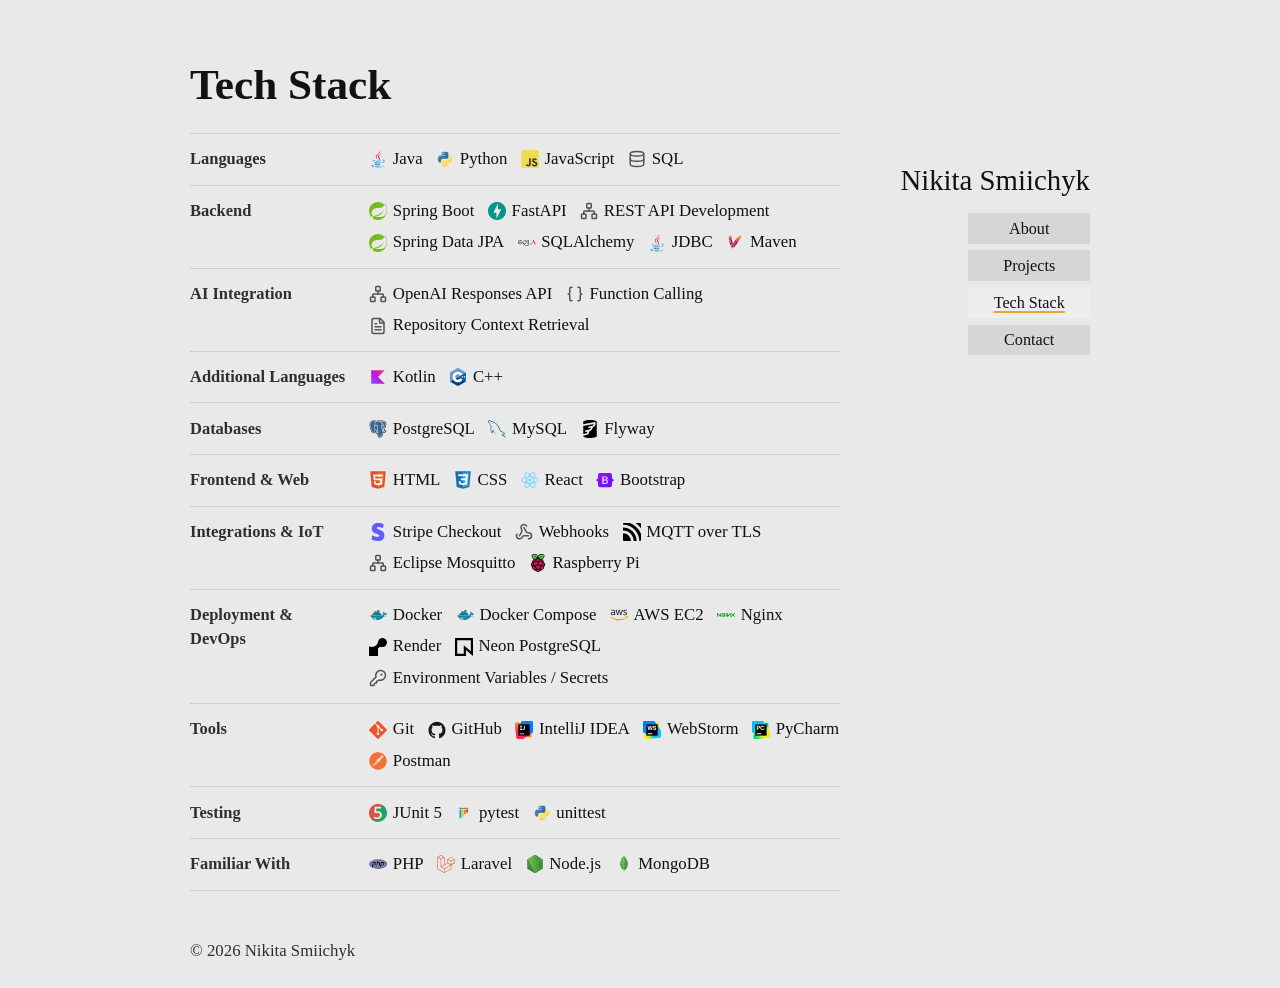
<file: tech-stack/index.html>
<!DOCTYPE html>
<html lang="en">
<head>
    <meta charset="UTF-8"/>
    <meta content="width=device-width, initial-scale=1.0" name="viewport"/>
    <title>Nikita Smiichyk - Tech Stack</title>
    <meta content="Backend, AI integration, database, web, deployment and testing technologies used by Nikita Smiichyk."
          name="description"/>
    <link href="../favicon.svg?v=20261107-split-n" rel="icon" type="image/svg+xml"/>
    <link href="../favicon.svg?v=20261107-split-n" rel="apple-touch-icon"/>
    <link href="../assets/css/site.css?v=20261124" rel="stylesheet"/>
</head>
<body class="minimal-home">
<div data-navigation-src="../partials/site-navigation.html" data-site-navigation></div>

<main class="minimal-layout">
    <section class="minimal-section stack-section">
        <h1>Tech Stack</h1>

        <div class="stack-table">
            <section class="stack-row">
                <h3>Languages</h3>
                <ul class="stack-list">
                    <li><img alt="" aria-hidden="true" class="stack-icon" height="18"
                             src="../assets/icons/brands/java.svg"
                             width="18"/><span>Java</span></li>
                    <li><img alt="" aria-hidden="true" class="stack-icon" height="18"
                             src="../assets/icons/brands/python.svg"
                             width="18"/><span>Python</span></li>
                    <li><img alt="" aria-hidden="true" class="stack-icon" height="18"
                             src="../assets/icons/brands/javascript.svg"
                             width="18"/><span>JavaScript</span></li>
                    <li><img alt="" aria-hidden="true" class="stack-icon" height="18"
                             src="../assets/icons/ui/database.svg"
                             width="18"/><span>SQL</span></li>
                </ul>
            </section>

            <section class="stack-row">
                <h3>Backend</h3>
                <ul class="stack-list">
                    <li><img alt="" aria-hidden="true" class="stack-icon" height="18"
                             src="../assets/icons/brands/spring.svg"
                             width="18"/><span>Spring Boot</span></li>
                    <li><img alt="" aria-hidden="true" class="stack-icon" height="18"
                             src="../assets/icons/brands/fastapi.svg"
                             width="18"/><span>FastAPI</span></li>
                    <li><img alt="" aria-hidden="true" class="stack-icon" height="18"
                             src="../assets/icons/ui/network.svg"
                             width="18"/><span>REST API Development</span></li>
                    <li><img alt="" aria-hidden="true" class="stack-icon" height="18"
                             src="../assets/icons/brands/spring.svg"
                             width="18"/><span>Spring Data JPA</span></li>
                    <li><img alt="" aria-hidden="true" class="stack-icon" height="18"
                             src="../assets/icons/brands/sqlalchemy.svg"
                             width="18"/><span>SQLAlchemy</span></li>
                    <li><img alt="" aria-hidden="true" class="stack-icon" height="18"
                             src="../assets/icons/brands/java.svg"
                             width="18"/><span>JDBC</span></li>
                    <li><img alt="" aria-hidden="true" class="stack-icon" height="18"
                             src="../assets/icons/brands/maven.svg"
                             width="18"/><span>Maven</span></li>
                </ul>
            </section>

            <section class="stack-row">
                <h3>AI Integration</h3>
                <ul class="stack-list">
                    <li><img alt="" aria-hidden="true" class="stack-icon" height="18"
                             src="../assets/icons/ui/network.svg"
                             width="18"/><span>OpenAI Responses API</span></li>
                    <li><img alt="" aria-hidden="true" class="stack-icon" height="18"
                             src="../assets/icons/ui/braces.svg"
                             width="18"/><span>Function Calling</span></li>
                    <li><img alt="" aria-hidden="true" class="stack-icon" height="18"
                             src="../assets/icons/ui/file-text.svg"
                             width="18"/><span>Repository Context Retrieval</span></li>
                </ul>
            </section>

            <section class="stack-row">
                <h3>Additional Languages</h3>
                <ul class="stack-list">
                    <li><img alt="" aria-hidden="true" class="stack-icon" height="18"
                             src="../assets/icons/brands/kotlin.svg"
                             width="18"/><span>Kotlin</span></li>
                    <li><img alt="" aria-hidden="true" class="stack-icon" height="18"
                             src="../assets/icons/brands/cplusplus.svg"
                             width="18"/><span>C++</span></li>
                </ul>
            </section>

            <section class="stack-row">
                <h3>Databases</h3>
                <ul class="stack-list">
                    <li><img alt="" aria-hidden="true" class="stack-icon" height="18"
                             src="../assets/icons/brands/postgresql.svg"
                             width="18"/><span>PostgreSQL</span></li>
                    <li><img alt="" aria-hidden="true" class="stack-icon" height="18"
                             src="../assets/icons/brands/mysql.svg"
                             width="18"/><span>MySQL</span></li>
                    <li><img alt="" aria-hidden="true" class="stack-icon" height="18"
                             src="../assets/icons/brands/flyway.svg"
                             width="18"/><span>Flyway</span></li>
                </ul>
            </section>

            <section class="stack-row">
                <h3>Frontend &amp; Web</h3>
                <ul class="stack-list">
                    <li><img alt="" aria-hidden="true" class="stack-icon" height="18"
                             src="../assets/icons/brands/html5.svg"
                             width="18"/><span>HTML</span></li>
                    <li><img alt="" aria-hidden="true" class="stack-icon" height="18"
                             src="../assets/icons/brands/css3.svg"
                             width="18"/><span>CSS</span></li>
                    <li><img alt="" aria-hidden="true" class="stack-icon" height="18"
                             src="../assets/icons/brands/react.svg"
                             width="18"/><span>React</span></li>
                    <li><img alt="" aria-hidden="true" class="stack-icon" height="18"
                             src="../assets/icons/brands/bootstrap.svg"
                             width="18"/><span>Bootstrap</span></li>
                </ul>
            </section>

            <section class="stack-row">
                <h3>Integrations &amp; IoT</h3>
                <ul class="stack-list">
                    <li><img alt="" aria-hidden="true"
                             class="stack-icon" height="18"
                             src="../assets/icons/brands/stripe.svg?v=20261107-brand-colour" width="18"/><span>Stripe Checkout</span>
                    </li>
                    <li><img alt="" aria-hidden="true" class="stack-icon" height="18"
                             src="../assets/icons/ui/webhook.svg"
                             width="18"/><span>Webhooks</span></li>
                    <li><img alt="" aria-hidden="true" class="stack-icon" height="18"
                             src="../assets/icons/brands/mqtt.svg"
                             width="18"/><span>MQTT over TLS</span></li>
                    <li><img alt="" aria-hidden="true" class="stack-icon" height="18"
                             src="../assets/icons/ui/network.svg"
                             width="18"/><span>Eclipse Mosquitto</span></li>
                    <li><img alt="" aria-hidden="true" class="stack-icon" height="18"
                             src="../assets/icons/brands/raspberrypi.svg" width="18"/><span>Raspberry Pi</span></li>
                </ul>
            </section>

            <section class="stack-row">
                <h3>Deployment &amp; DevOps</h3>
                <ul class="stack-list">
                    <li><img alt="" aria-hidden="true" class="stack-icon" height="18"
                             src="../assets/icons/brands/docker.svg"
                             width="18"/><span>Docker</span></li>
                    <li><img alt="" aria-hidden="true" class="stack-icon" height="18"
                             src="../assets/icons/brands/docker.svg"
                             width="18"/><span>Docker Compose</span></li>
                    <li><img alt="" aria-hidden="true" class="stack-icon" height="18"
                             src="../assets/icons/brands/aws.svg"
                             width="18"/><span>AWS EC2</span></li>
                    <li><img alt="" aria-hidden="true" class="stack-icon" height="18"
                             src="../assets/icons/brands/nginx.svg"
                             width="18"/><span>Nginx</span></li>
                    <li><img alt="" aria-hidden="true" class="stack-icon" height="18"
                             src="../assets/icons/brands/render.svg"
                             width="18"/><span>Render</span></li>
                    <li><img alt="" aria-hidden="true" class="stack-icon" height="18"
                             src="../assets/icons/brands/neon.svg"
                             width="18"/><span>Neon PostgreSQL</span></li>
                    <li><img alt="" aria-hidden="true" class="stack-icon" height="18"
                             src="../assets/icons/ui/key-round.svg"
                             width="18"/><span>Environment Variables / Secrets</span></li>
                </ul>
            </section>

            <section class="stack-row">
                <h3>Tools</h3>
                <ul class="stack-list">
                    <li><img alt="" aria-hidden="true" class="stack-icon" height="18"
                             src="../assets/icons/brands/git.svg"
                             width="18"/><span>Git</span></li>
                    <li><img alt="" aria-hidden="true" class="stack-icon" height="18"
                             src="../assets/icons/brands/github.svg"
                             width="18"/><span>GitHub</span></li>
                    <li><img alt="" aria-hidden="true" class="stack-icon" height="18"
                             src="../assets/icons/brands/intellij.svg"
                             width="18"/><span>IntelliJ IDEA</span></li>
                    <li><img alt="" aria-hidden="true" class="stack-icon" height="18"
                             src="../assets/icons/brands/webstorm.svg"
                             width="18"/><span>WebStorm</span></li>
                    <li><img alt="" aria-hidden="true" class="stack-icon" height="18"
                             src="../assets/icons/brands/pycharm.svg"
                             width="18"/><span>PyCharm</span></li>
                    <li><img alt="" aria-hidden="true" class="stack-icon" height="18"
                             src="../assets/icons/brands/postman.svg"
                             width="18"/><span>Postman</span></li>
                </ul>
            </section>

            <section class="stack-row">
                <h3>Testing</h3>
                <ul class="stack-list">
                    <li><img alt="" aria-hidden="true" class="stack-icon" height="18"
                             src="../assets/icons/brands/junit.svg"
                             width="18"/><span>JUnit 5</span></li>
                    <li><img alt="" aria-hidden="true" class="stack-icon" height="18"
                             src="../assets/icons/brands/pytest.svg"
                             width="18"/><span>pytest</span></li>
                    <li><img alt="" aria-hidden="true" class="stack-icon" height="18"
                             src="../assets/icons/brands/python.svg"
                             width="18"/><span>unittest</span></li>
                </ul>
            </section>

            <section class="stack-row">
                <h3>Familiar With</h3>
                <ul class="stack-list">
                    <li><img alt="" aria-hidden="true" class="stack-icon" height="18"
                             src="../assets/icons/brands/php.svg"
                             width="18"/><span>PHP</span></li>
                    <li><img alt="" aria-hidden="true" class="stack-icon" height="18"
                             src="../assets/icons/brands/laravel.svg"
                             width="18"/><span>Laravel</span></li>
                    <li><img alt="" aria-hidden="true" class="stack-icon" height="18"
                             src="../assets/icons/brands/nodejs.svg"
                             width="18"/><span>Node.js</span></li>
                    <li><img alt="" aria-hidden="true" class="stack-icon" height="18"
                             src="../assets/icons/brands/mongodb.svg"
                             width="18"/><span>MongoDB</span></li>
                </ul>
            </section>

        </div>
    </section>
</main>

<footer class="minimal-footer">
    <p>© <span id="year"></span> Nikita Smiichyk</p>
</footer>

<script src="../assets/js/site.js?v=20260911d"></script>
</body>
</html>
</file>
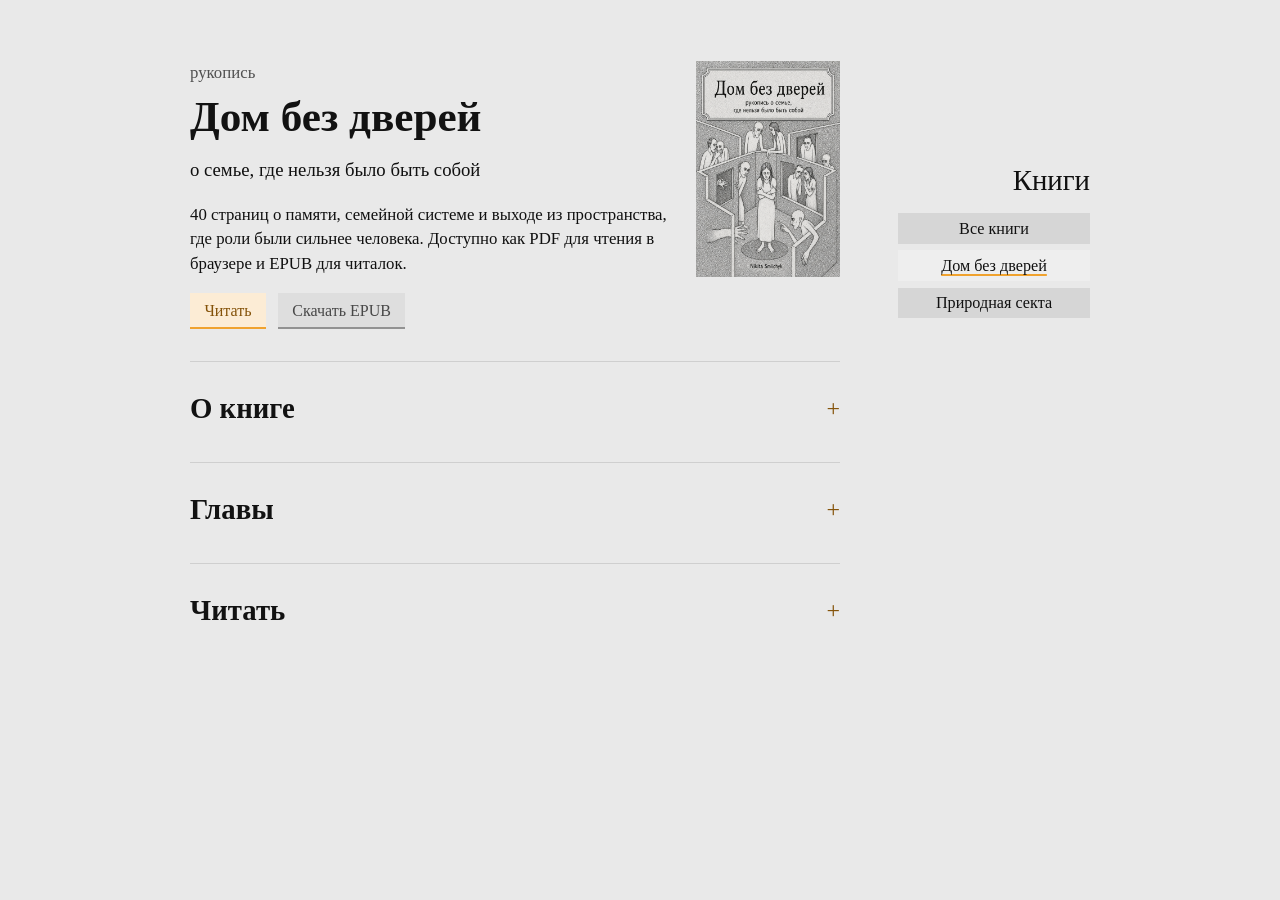
<file: book/dom-bez-dverey/index.html>
<!DOCTYPE html>
<html lang="ru">
<head>
    <meta charset="UTF-8"/>
    <meta content="width=device-width, initial-scale=1.0" name="viewport"/>
    <meta content="noindex,nofollow" name="robots"/>
    <title>Книги</title>
    <script>
        window.location.replace("../../books/dom-bez-dverey/" + window.location.search + window.location.hash);
    </script>
    <noscript>
        <meta content="0; url=../../books/dom-bez-dverey/" http-equiv="refresh"/>
    </noscript>
</head>
<body>
<p><a href="../../books/dom-bez-dverey/">Перейти к книгам</a></p>
</body>
</html>
</file>
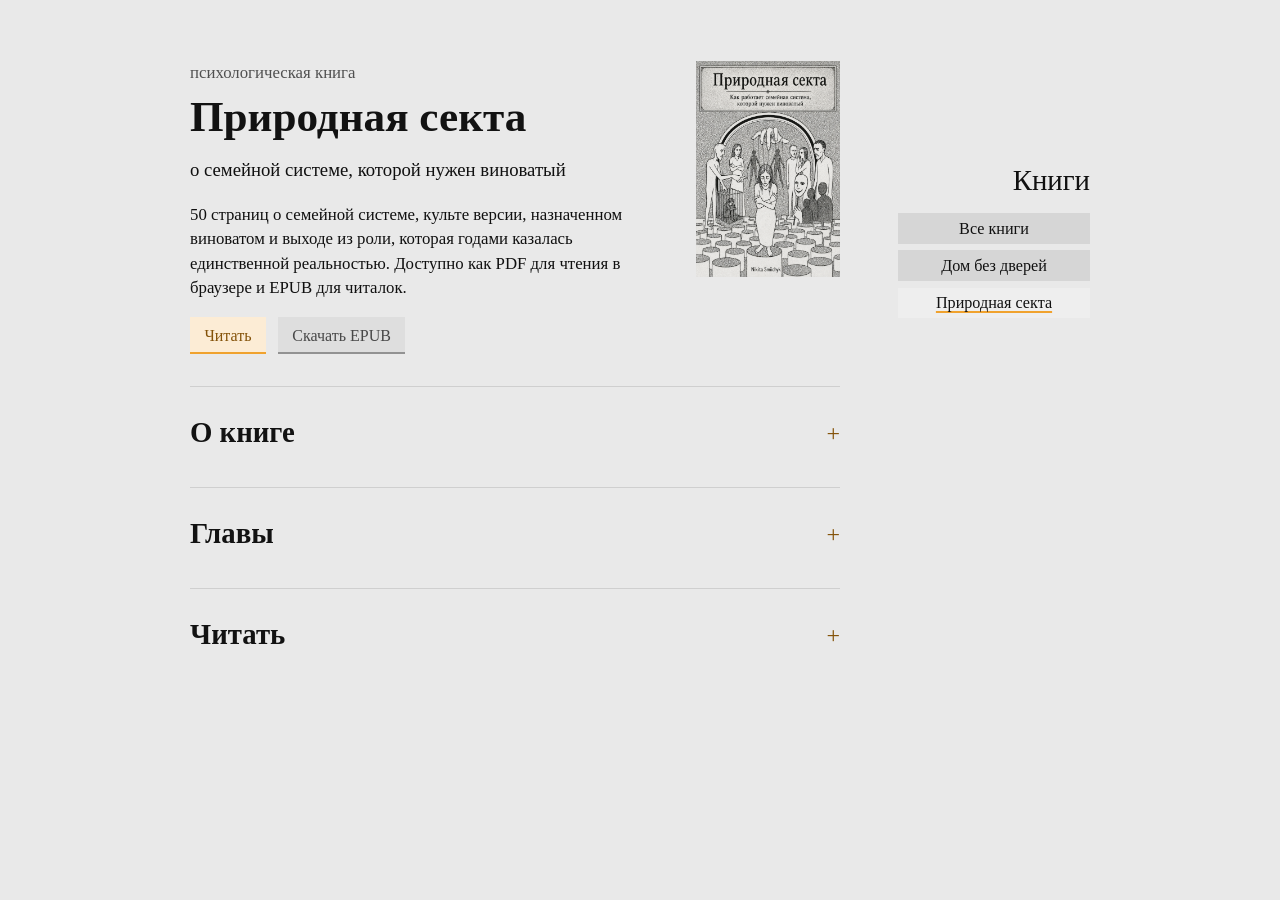
<file: book/prirodnaya-sekta/index.html>
<!DOCTYPE html>
<html lang="ru">
<head>
    <meta charset="UTF-8"/>
    <meta content="width=device-width, initial-scale=1.0" name="viewport"/>
    <meta content="noindex,nofollow" name="robots"/>
    <title>Книги</title>
    <script>
        window.location.replace("../../books/prirodnaya-sekta/" + window.location.search + window.location.hash);
    </script>
    <noscript>
        <meta content="0; url=../../books/prirodnaya-sekta/" http-equiv="refresh"/>
    </noscript>
</head>
<body>
<p><a href="../../books/prirodnaya-sekta/">Перейти к книгам</a></p>
</body>
</html>
</file>
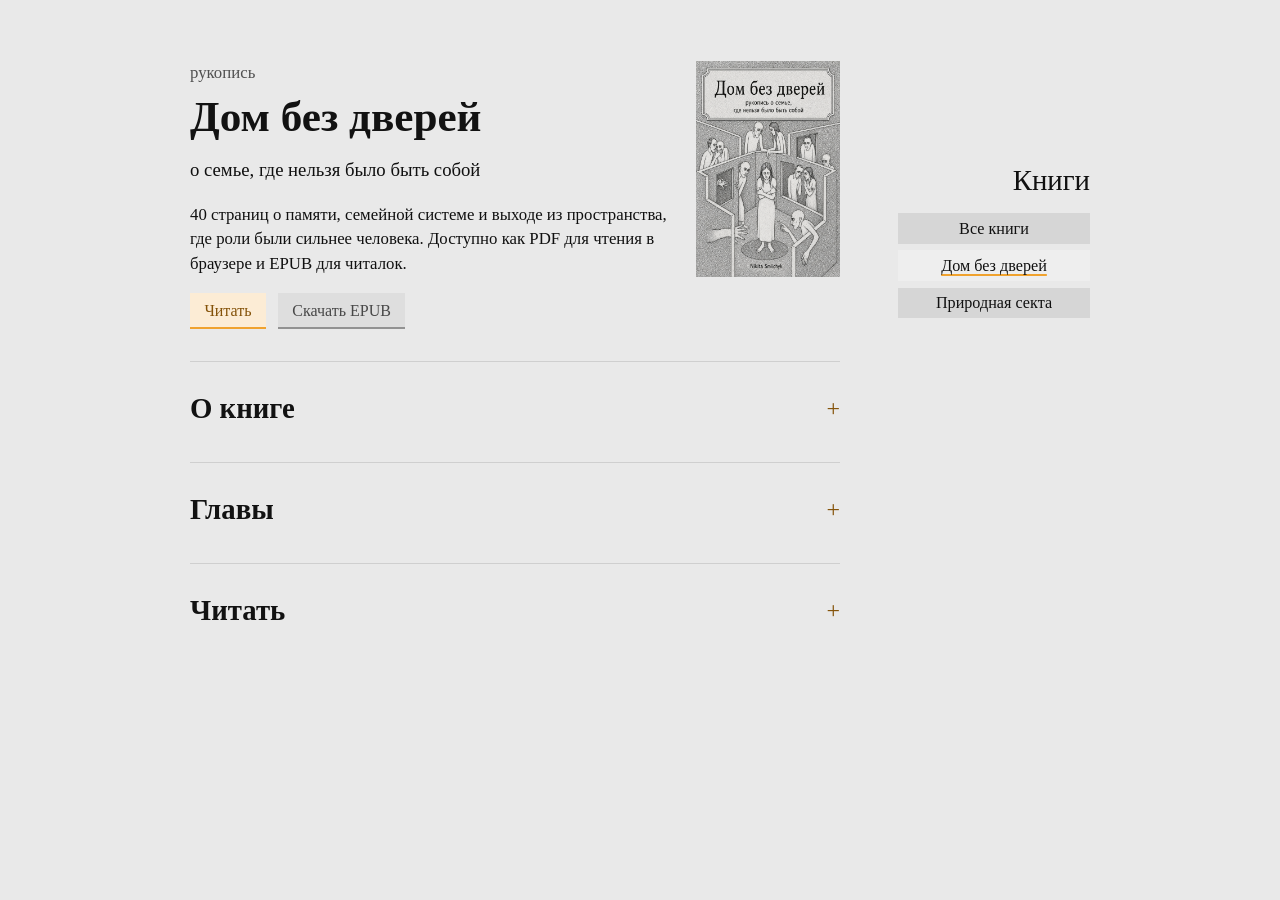
<file: books/dom-bez-dverey/index.html>
<!DOCTYPE html>
<html lang="ru">
<head>
    <meta charset="UTF-8"/>
    <meta content="width=device-width, initial-scale=1.0" name="viewport"/>
    <meta content="noindex,nofollow" name="robots"/>
    <title>Дом без дверей - рукопись</title>
    <link href="../../favicon.svg?v=20261107-split-n" rel="icon" type="image/svg+xml"/>
    <link href="../../favicon.svg?v=20261107-split-n" rel="apple-touch-icon"/>
    <meta content="Дом без дверей - рукопись о семье, где нельзя было быть собой." name="description"/>
    <link href="../../assets/css/site.css?v=20261124" rel="stylesheet"/>
    <link href="../../assets/css/books.css?v=20261124-sections" rel="stylesheet"/>
</head>
<body class="minimal-home book-page">
<div data-navigation-src="../partials/navigation.html" data-site-navigation></div>
<div aria-hidden="true" class="read-progress"></div>

<main class="minimal-layout">
    <section aria-label="Дом без дверей" class="book-hero">
        <div class="hero-copy">
            <p class="eyebrow">рукопись</p>
            <h1>Дом без дверей</h1>
            <p class="minimal-lead minimal-subtitle">о семье, где нельзя было быть собой</p>
            <p class="intro">
                40 страниц о памяти, семейной системе и выходе из пространства, где роли были сильнее человека.
                Доступно как PDF для чтения в браузере и EPUB для читалок.
            </p>
            <div class="minimal-actions">
                <a class="primary-action" href="#reader">Читать</a>
                <a class="secondary-action" download href="../assets/epub/dom-bez-dverey.epub">Скачать EPUB</a>
            </div>
        </div>
        <div class="cover-wrap">
            <img alt="Обложка рукописи Дом без дверей" class="cover" src="../assets/img/dom-bez-dverey-cover.png"/>
        </div>
    </section>

    <section aria-labelledby="about-book" class="book-section">
        <details class="book-disclosure">
            <summary>
                <h2 id="about-book">О книге</h2>
            </summary>
            <div>
                <p class="section-copy">
                    Это не медицинская книга и не попытка поставить диагноз. Это личная рукопись о том, как отдельные
                    обрывки памяти наконец складываются в систему, которую можно назвать и оставить позади.
                </p>
                <p class="quote">Эта книга собрана из обрывков памяти.</p>
            </div>
        </details>
    </section>

    <section aria-labelledby="chapters" class="book-section">
        <details class="book-disclosure">
            <summary>
                <h2 id="chapters">Главы</h2>
            </summary>
            <ol class="toc">
                <li data-count="Пролог">Обрывки, которые наконец стали системой</li>
                <li data-count="01">Арбуз, Наташин взгляд и слово «Люда»</li>
                <li data-count="02">Семейный круг и остроумные шутки</li>
                <li data-count="03">Дом без дверей</li>
                <li data-count="04">Плечи как база</li>
                <li data-count="05">Брат, которого били, и группа без него</li>
                <li data-count="06">Тело без приватности</li>
                <li data-count="07">Бедность, плесень и отсутствие «спасибо»</li>
                <li data-count="08">Будущее, которое никогда не наступало</li>
                <li data-count="09">Внешний мир как враг</li>
                <li data-count="10">Мать, которая понимала и не защищала</li>
                <li data-count="11">Сестра и слово «хватит»</li>
                <li data-count="12">Учёба, пьедестал и любовь как доказательство</li>
                <li data-count="13">Лето слова «токсичный»</li>
                <li data-count="14">Выйди, пожалуйста, из комнаты</li>
                <li data-count="15">Холодный дом и преследование через других</li>
                <li data-count="16">После выхода тело не сразу понимает, что вышло</li>
                <li data-count="17">Ирландия, где началась жизнь</li>
                <li data-count="18">Почему я оборвала связь</li>
                <li data-count="19">Когда старой системе нужны новые люди</li>
                <li data-count="Эпилог">Ненормальная</li>
            </ol>
        </details>
    </section>

    <section aria-labelledby="read-online" class="book-section" id="reader">
        <details class="book-disclosure">
            <summary>
                <h2 id="read-online">Читать</h2>
            </summary>
            <div>
                <p class="section-copy quiet">
                    PDF можно читать прямо на странице. EPUB сохранён рядом для телефона, планшета или электронной
                    книги.
                </p>
                <div class="minimal-actions">
                    <a class="primary-action" href="../assets/pdf/dom-bez-dverey.pdf" rel="noreferrer" target="_blank">Открыть
                        PDF</a>
                    <a class="secondary-action" download href="../assets/pdf/dom-bez-dverey.pdf">Скачать PDF</a>
                    <a class="secondary-action" download href="../assets/epub/dom-bez-dverey.epub">Скачать EPUB</a>
                </div>
            </div>
            <div class="reader-shell">
                <object class="reader-frame" data="../assets/pdf/dom-bez-dverey.pdf" type="application/pdf">
                    <p class="reader-fallback">
                        Ваш браузер не показывает PDF внутри страницы.
                        <a href="../assets/pdf/dom-bez-dverey.pdf" rel="noreferrer" target="_blank">Откройте рукопись
                            отдельной вкладкой.</a>
                    </p>
                </object>
            </div>
        </details>
    </section>

</main>

<script src="../assets/js/reader.js?v=20261124-sections"></script>
<script src="../../assets/js/site.js?v=20260911d"></script>
</body>
</html>
</file>
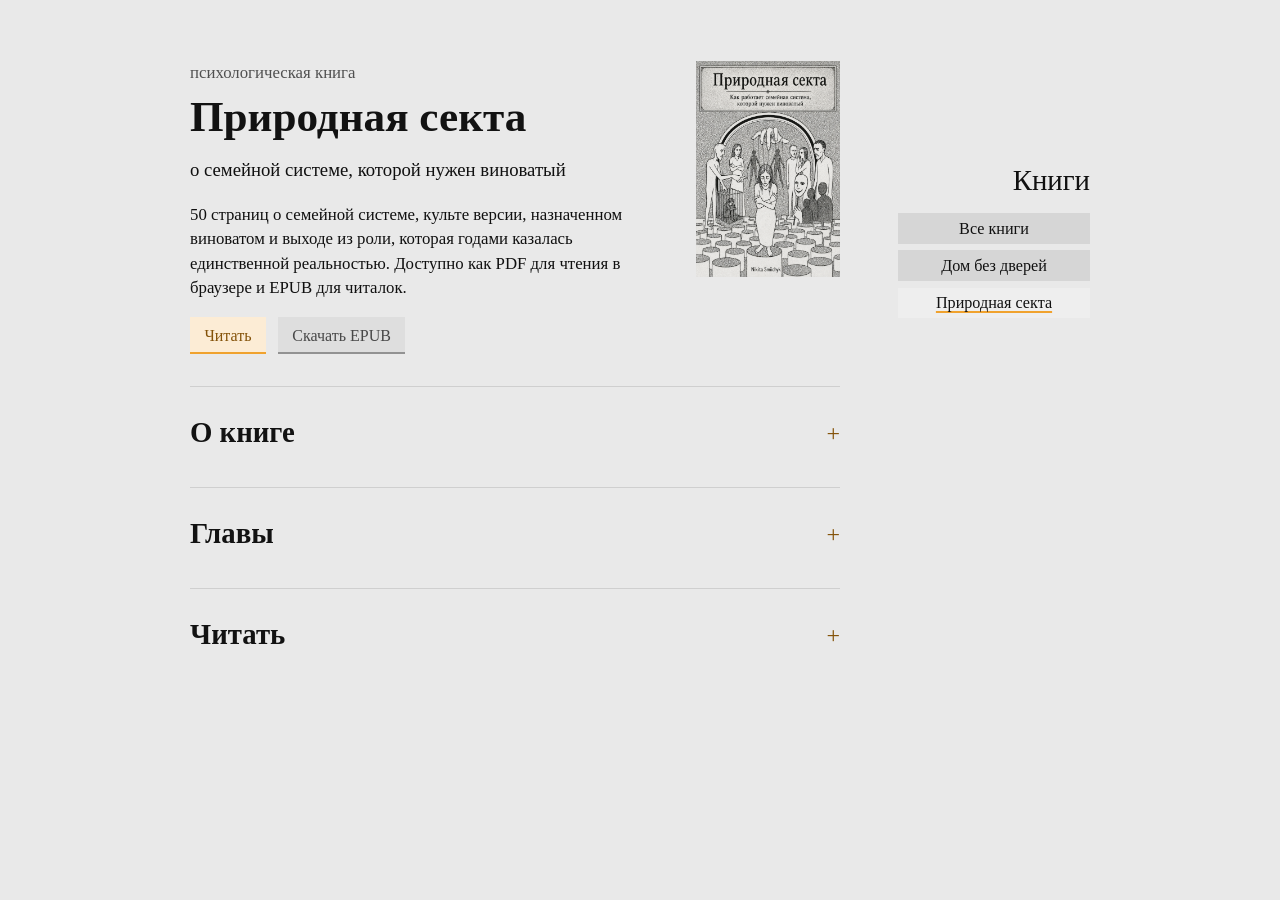
<file: books/prirodnaya-sekta/index.html>
<!DOCTYPE html>
<html lang="ru">
<head>
    <meta charset="UTF-8"/>
    <meta content="width=device-width, initial-scale=1.0" name="viewport"/>
    <meta content="noindex,nofollow" name="robots"/>
    <title>Природная секта - психологическая книга</title>
    <link href="../../favicon.svg?v=20261107-split-n" rel="icon" type="image/svg+xml"/>
    <link href="../../favicon.svg?v=20261107-split-n" rel="apple-touch-icon"/>
    <meta content="Природная секта - психологическая книга о семейной системе, которой нужен виноватый."
          name="description"/>
    <link href="../../assets/css/site.css?v=20261124" rel="stylesheet"/>
    <link href="../../assets/css/books.css?v=20261124-sections" rel="stylesheet"/>
</head>
<body class="minimal-home book-page">
<div data-navigation-src="../partials/navigation.html" data-site-navigation></div>
<div aria-hidden="true" class="read-progress"></div>

<main class="minimal-layout">
    <section aria-label="Природная секта" class="book-hero">
        <div class="hero-copy">
            <p class="eyebrow">психологическая книга</p>
            <h1>Природная секта</h1>
            <p class="minimal-lead minimal-subtitle">о семейной системе, которой нужен виноватый</p>
            <p class="intro">
                50 страниц о семейной системе, культе версии, назначенном виноватом и выходе из роли,
                которая годами казалась единственной реальностью.
                Доступно как PDF для чтения в браузере и EPUB для читалок.
            </p>
            <div class="minimal-actions">
                <a class="primary-action" href="#reader">Читать</a>
                <a class="secondary-action" download href="../assets/epub/prirodnaya-sekta.epub">Скачать EPUB</a>
            </div>
        </div>
        <div class="cover-wrap">
            <img alt="Обложка книги Природная секта" class="cover" src="../assets/img/prirodnaya-sekta.png"/>
        </div>
    </section>

    <section aria-labelledby="about-book" class="book-section">
        <details class="book-disclosure">
            <summary>
                <h2 id="about-book">О книге</h2>
            </summary>
            <div>
                <p class="section-copy">
                    Это не медицинская книга и не попытка поставить диагноз. Это карта разрушительной семейной системы:
                    как появляется назначенный виноватый, почему версия становится важнее фактов и что происходит,
                    когда человек выходит из навязанной роли.
                </p>
                <p class="quote">Понимание системы нужно не для оправдания системы.</p>
            </div>
        </details>
    </section>

    <section aria-labelledby="chapters" class="book-section">
        <details class="book-disclosure">
            <summary>
                <h2 id="chapters">Главы</h2>
            </summary>
            <ol class="toc">
                <li data-count="Автор">От автора</li>
                <li data-count="Вступление">Книга не о «плохих родственниках», а о системе</li>
                <li data-count="I">Система</li>
                <li data-count="II">Роли</li>
                <li data-count="III">Механизмы</li>
                <li data-count="IV">Когда человек выходит из роли</li>
                <li data-count="V">Для читателя</li>
                <li data-count="VI">После выхода: как система остаётся внутри</li>
                <li data-count="VII">Глубокая психология системы</li>
                <li data-count="Финал">Система заканчивается там, где появляется свидетель</li>
                <li data-count="A">Таблица механизмов</li>
                <li data-count="B">Практические страницы для читателя</li>
                <li data-count="C">Мини-глоссарий фраз системы</li>
            </ol>
        </details>
    </section>

    <section aria-labelledby="read-online" class="book-section" id="reader">
        <details class="book-disclosure">
            <summary>
                <h2 id="read-online">Читать</h2>
            </summary>
            <div>
                <p class="section-copy quiet">
                    PDF можно читать прямо на странице. EPUB сохранён рядом для телефона, планшета или электронной
                    книги.
                </p>
                <div class="minimal-actions">
                    <a class="primary-action" href="../assets/pdf/prirodnaya-sekta.pdf" rel="noreferrer"
                       target="_blank">Открыть
                        PDF</a>
                    <a class="secondary-action" download href="../assets/pdf/prirodnaya-sekta.pdf">Скачать PDF</a>
                    <a class="secondary-action" download href="../assets/epub/prirodnaya-sekta.epub">Скачать EPUB</a>
                </div>
            </div>
            <div class="reader-shell">
                <object class="reader-frame" data="../assets/pdf/prirodnaya-sekta.pdf" type="application/pdf">
                    <p class="reader-fallback">
                        Ваш браузер не показывает PDF внутри страницы.
                        <a href="../assets/pdf/prirodnaya-sekta.pdf" rel="noreferrer" target="_blank">Откройте книгу
                            отдельной вкладкой.</a>
                    </p>
                </object>
            </div>
        </details>
    </section>

</main>

<script src="../assets/js/reader.js?v=20261124-sections"></script>
<script src="../../assets/js/site.js?v=20260911d"></script>
</body>
</html>
</file>
<file: assets/css/site.css>
* {
    box-sizing: border-box;
}

html,
body {
    margin: 0;
    padding: 0;
}

body.minimal-home {
    --cv-orange: #f0a22e;
    --cv-orange-ink: #845209;
    --link-colour: #1b428a;
    --link-hover-colour: #122e64;
    color: #101010;
    background: #e9e9e9;
    font-family: "Times New Roman", Times, serif;
    line-height: 1.45;
}

.minimal-layout {
    width: min(900px, calc(100% - 2rem));
    margin: 3.8rem auto 3rem;
    padding-right: 250px;
}

.minimal-section {
    padding: 0;
}

h1,
h2,
h3 {
    margin: 0 0 0.45rem;
    font-family: "Times New Roman", Times, serif;
    letter-spacing: 0;
    color: #121212;
}

h1 {
    font-size: clamp(2rem, 4vw, 2.7rem);
    max-width: 24ch;
    line-height: 1.12;
    text-wrap: balance;
}

h2 {
    font-size: clamp(1.4rem, 2.8vw, 1.8rem);
}

h3 {
    margin-top: 1.2rem;
    font-size: 1.2rem;
}

p,
li {
    max-width: 76ch;
    font-size: 1.05rem;
}

.minimal-lead {
    font-size: 1.17rem;
}

.minimal-subtitle {
    max-width: 34rem;
    margin-top: 1.2rem;
    line-height: 1.55;
}

.minimal-actions {
    display: flex;
    flex-wrap: wrap;
    align-items: center;
    gap: 0.75rem;
    margin-top: 1.05rem;
}

.primary-action,
.secondary-action {
    display: inline-flex;
    align-items: center;
    justify-content: center;
    min-height: 2.3rem;
}

.primary-action {
    padding: 0.42rem 0.9rem;
    background: #fcecd5;
    box-shadow: inset 0 -2px var(--cv-orange);
    color: var(--cv-orange-ink);
    text-decoration: none;
}

.primary-action:hover,
.primary-action:focus-visible {
    background: var(--cv-orange);
    color: #111111;
}

.secondary-action {
    padding: 0.42rem 0.9rem;
    background: #dedede;
    box-shadow: inset 0 -2px #929292;
    color: #484848;
    text-decoration: none;
}

.secondary-action:hover,
.secondary-action:focus-visible {
    background: #c8c8c8;
    color: #111111;
}

.secondary-action:focus-visible {
    outline: 2px solid #777777;
    outline-offset: 2px;
}

.featured-project-links {
    display: flex;
    flex-wrap: wrap;
    gap: 0.4rem 1.25rem;
    margin: 0.65rem 0 0;
    font-size: 1.08rem;
}

.external-link-icon {
    display: inline-block;
    width: 0.85em;
    height: 0.85em;
    vertical-align: -0.08em;
}

.minimal-education {
    margin-top: 1.6rem;
    color: #505050;
    font-size: 0.96rem;
}

.minimal-education p {
    margin: 0.2rem 0;
    font-size: 0.96rem;
}

.minimal-education a {
    color: var(--link-colour);
}

.stack-section h1 {
    margin-bottom: 1.5rem;
}

.stack-table {
    display: grid;
    max-width: 49rem;
    border-top: 1px solid #cfcfcf;
}

.stack-row {
    display: grid;
    grid-template-columns: minmax(8.5rem, 0.34fr) minmax(0, 1fr);
    gap: 1.2rem;
    padding: 0.82rem 0;
    border-bottom: 1px solid #cfcfcf;
}

.stack-row h3 {
    margin: 0;
    color: #2f2f2f;
    font-size: 1.03rem;
}

.stack-list {
    display: flex;
    flex-wrap: wrap;
    gap: 0.45rem 0.85rem;
    margin: 0;
    padding-left: 0;
    list-style: none;
}

.stack-list li {
    display: inline-flex;
    align-items: center;
    gap: 0.35rem;
    max-width: 100%;
}

.stack-icon {
    flex: 0 0 18px;
    width: 18px;
    height: 18px;
    object-fit: contain;
}

.projects-list {
    display: grid;
    grid-template-columns: minmax(0, 1fr);
    margin-top: 1.7rem;
}

.project-entry {
    padding: 1.35rem 0 1.45rem;
    border-top: 1px solid #cfcfcf;
}

.project-heading {
    display: flex;
    flex-wrap: wrap;
    align-items: center;
    gap: 0.8rem;
}

.project-label {
    padding: 0.15rem 0.5rem;
    border-radius: 0.3rem;
    background: #f3eadc;
    color: #806039;
    font-size: 0.78rem;
    font-weight: 400;
    white-space: nowrap;
}

.project-heading h2 {
    margin: 0;
    font-size: 1.35rem;
}

.project-stack {
    display: flex;
    flex-wrap: wrap;
    align-items: center;
    gap: 0.65rem 0.8rem;
    margin: 0.75rem 0 0.85rem;
    padding: 0;
    list-style: none;
}

.project-stack li {
    display: flex;
}

.project-stack img {
    display: block;
    width: 22px;
    height: 22px;
    object-fit: contain;
}

.project-entry p {
    margin: 0.55rem 0 0;
}

.project-number {
    display: inline-flex;
    align-items: center;
    justify-content: center;
    flex: 0 0 auto;
    width: 2.1rem;
    height: 2.1rem;
    background: var(--cv-orange);
    color: #121212;
    font-size: 0.88rem;
    font-weight: 700;
}

.project-summary {
    color: #262626;
    font-size: 1.12rem;
    line-height: 1.45;
}

.project-tech {
    color: #4d4d4d;
}

.project-contribution {
    color: #383838;
}

.project-decisions-heading {
    width: fit-content;
    margin: 0.85rem 0 0;
    padding: 0.12rem 0.4rem;
    background: #dedede;
    font-size: 1rem;
}

.project-decisions {
    display: grid;
    gap: 0.3rem;
    margin-top: 0.35rem;
}

.project-details {
    margin-top: 0.9rem;
}

.project-details summary {
    width: fit-content;
    padding: 0.18rem 0.55rem;
    border-radius: 0.3rem;
    background: #dedede;
    color: #505050;
    font-size: 0.9rem;
    line-height: 1.4;
    cursor: pointer;
}

.project-details summary:hover {
    background: #d4d4d4;
}

.project-details summary:focus-visible {
    outline: 2px solid #777777;
    outline-offset: 3px;
}

.project-details[open] summary {
    margin-bottom: 0.65rem;
}

.project-screenshot {
    margin: 0.8rem 0 1rem;
}

.project-screenshot a {
    display: block;
}

.project-screenshot img {
    display: block;
    width: 100%;
    height: auto;
    border-radius: 0.3rem;
}

.project-screenshot-mobile {
    max-width: 19.5rem;
}

.project-screenshot-gallery {
    display: grid;
    grid-template-columns: repeat(auto-fit, minmax(min(100%, 15rem), 1fr));
    align-items: start;
    gap: 1.25rem 1rem;
    max-width: 40rem;
    margin: 0.8rem 0 1rem;
}

.project-screenshot-gallery .project-screenshot {
    min-width: 0;
    width: 100%;
    margin: 0;
}

.project-screenshot figcaption {
    margin-top: 0.4rem;
    color: #606060;
    font-size: 0.85rem;
}

.project-links {
    display: flex;
    flex-wrap: wrap;
    gap: 0.35rem 1rem;
    margin-top: 0.75rem;
}

.contact-section {
    max-width: 34rem;
}

.contact-lead {
    margin-bottom: 1.4rem;
    color: #505050;
}

.contact-email {
    display: inline-flex;
    align-items: center;
    gap: 0.7rem;
    max-width: 100%;
    min-height: 44px;
    font-size: clamp(1.15rem, 2.6vw, 1.65rem);
    line-height: 1.35;
    text-underline-offset: 0.2em;
    text-decoration-thickness: 1px;
}

.contact-email span {
    min-width: 0;
    overflow-wrap: anywhere;
}

.contact-profiles {
    display: flex;
    flex-wrap: wrap;
    gap: 0.4rem 1.5rem;
    margin: 1rem 0 0;
    padding: 0;
    list-style: none;
}

.contact-profile {
    display: inline-flex;
    align-items: center;
    gap: 0.45rem;
    min-height: 44px;
    text-underline-offset: 0.18em;
}

.contact-email,
.contact-profile {
    transition: color 160ms ease, text-decoration-color 160ms ease;
}

.contact-email:focus-visible,
.contact-profile:focus-visible {
    outline: 2px solid var(--link-colour);
    outline-offset: 4px;
}

.contact-icon {
    flex: 0 0 18px;
    width: 18px;
    height: 18px;
    object-fit: contain;
}

.contact-email .contact-icon {
    flex-basis: 24px;
    width: 24px;
    height: 24px;
}

.contact-cv {
    display: flex;
    flex-wrap: wrap;
    gap: 0.75rem;
    margin-top: 1.8rem;
    padding-top: 1.5rem;
    border-top: 1px solid #cfcfcf;
}

.contact-cv a {
    min-height: 44px;
}

@media (prefers-reduced-motion: reduce) {
    .contact-email,
    .contact-profile {
        transition: none;
    }
}

ul {
    margin: 0.6rem 0 0;
    padding-left: 1.2rem;
}

a {
    color: var(--link-colour);
    font-weight: 400;
    text-decoration: underline;
}

a:hover,
a:focus-visible {
    color: var(--link-hover-colour);
}

.minimal-nav {
    position: fixed;
    top: 10rem;
    right: max(1rem, calc((100% - 900px) / 2));
    width: 210px;
    display: flex;
    flex-direction: column;
    align-items: flex-end;
    gap: 0.42rem;
    text-align: right;
    font-size: 1.01rem;
}

.minimal-nav a {
    display: inline-flex;
    width: 7.6rem;
    justify-content: center;
    padding: 0.22rem 0.58rem;
    border: none;
    border-radius: 0;
    background: #d6d6d6;
    color: #111111;
    text-decoration: none;
}

.minimal-nav a:hover,
.minimal-nav a:focus-visible {
    background: #dfdfdf;
}

.primary-action:focus-visible,
.minimal-nav a:focus-visible {
    outline: 2px solid var(--cv-orange-ink);
    outline-offset: 2px;
}

.minimal-nav a:active {
    background: #ececec;
}

.minimal-nav a[aria-current="page"] {
    color: #111111;
    text-decoration: underline var(--cv-orange) 2px;
    text-underline-offset: 0.2em;
    pointer-events: none;
    background: #eeeeee;
}

.minimal-name {
    margin: 0 0 0.3rem;
    color: #111111;
    font-size: 1.8rem;
}

.minimal-footer {
    width: min(900px, calc(100% - 2rem));
    margin: 0 auto 1.6rem;
    color: #2f2f2f;
    padding-right: 250px;
    font-size: 0.95rem;
}

@media (max-width: 980px) {
    .minimal-layout,
    .minimal-footer {
        padding-right: 0;
    }

    .minimal-nav {
        position: static;
        width: min(900px, calc(100% - 2rem));
        margin: 1rem auto 1.6rem;
        flex-direction: row;
        flex-wrap: wrap;
        align-items: flex-start;
        text-align: left;
        gap: 0.28rem;
    }

    .minimal-nav a {
        width: auto;
        min-width: 0;
        padding: 0.22rem 0.58rem;
    }

    .minimal-name {
        width: 100%;
        margin-bottom: 0.18rem;
    }

    .minimal-layout {
        margin-top: 1.8rem;
    }

}

@media (max-width: 640px) {
    h1 {
        max-width: none;
        line-height: 1.08;
    }

    .minimal-subtitle {
        max-width: none;
    }

    .minimal-nav {
        gap: 0.25rem;
    }

    .minimal-nav a {
        padding: 0.2rem 0.44rem;
        font-size: 0.94rem;
    }

    .stack-row {
        grid-template-columns: 1fr;
        gap: 0.35rem;
        padding: 0.9rem 0;
    }

}

@media (max-width: 380px) {
    .minimal-nav {
        gap: 0.18rem;
    }

    .minimal-nav a {
        padding: 0.18rem 0.26rem;
        font-size: 0.92rem;
    }
}
</file>
<file: assets/css/books.css>
.book-page .minimal-nav a {
    width: 12rem;
}

.book-links {
    display: grid;
    margin-top: 1.7rem;
    border-bottom: 1px solid #cfcfcf;
}

.book-link {
    display: grid;
    grid-template-columns: 5rem minmax(0, 1fr) auto;
    align-items: center;
    gap: 1.25rem;
    padding: 1.35rem 0;
    border-top: 1px solid #cfcfcf;
    text-decoration: none;
}

.book-link img {
    display: block;
    width: 100%;
    height: auto;
}

.book-link-copy {
    display: grid;
    gap: 0.35rem;
}

.book-link strong {
    font-size: 1.35rem;
    text-decoration: underline;
    text-underline-offset: 0.15em;
}

.book-link-copy > span,
.eyebrow,
.quiet {
    color: #505050;
}

.book-link:focus-visible {
    outline: 2px solid var(--cv-orange-ink);
    outline-offset: 4px;
}

.book-hero {
    display: grid;
    grid-template-columns: minmax(0, 1fr) 9rem;
    align-items: start;
    gap: 1.75rem;
}

.eyebrow {
    margin: 0 0 0.5rem;
}

.book-hero .minimal-subtitle {
    margin-top: 0.85rem;
}

.cover {
    display: block;
    width: 100%;
    height: auto;
}

.book-section {
    margin-top: 2rem;
    padding-top: 1.5rem;
    border-top: 1px solid #cfcfcf;
    scroll-margin-top: 1.5rem;
}

.quote {
    padding-left: 1rem;
    border-left: 2px solid var(--cv-orange);
    font-style: italic;
}

.book-disclosure summary {
    display: flex;
    align-items: center;
    justify-content: space-between;
    gap: 1rem;
    min-height: 44px;
    cursor: pointer;
    list-style: none;
}

.book-disclosure summary::-webkit-details-marker {
    display: none;
}

.book-disclosure summary h2 {
    margin: 0;
}

.book-disclosure summary::after {
    content: "+";
    color: var(--cv-orange-ink);
    font-size: 1.5rem;
    line-height: 1;
}

.book-disclosure[open] summary {
    margin-bottom: 0.85rem;
}

.book-disclosure[open] summary::after {
    content: "−";
}

.book-disclosure summary:focus-visible {
    outline: 2px solid var(--cv-orange-ink);
    outline-offset: 4px;
}

.toc {
    margin: 0;
    padding: 0;
    list-style: none;
}

.toc li {
    display: grid;
    grid-template-columns: 6.5rem minmax(0, 1fr);
    gap: 0.75rem;
    padding: 0.6rem 0;
    border-bottom: 1px solid #d6d6d6;
}

.toc li::before {
    content: attr(data-count);
    color: #606060;
}

.reader-shell {
    margin-top: 1.25rem;
    border: 1px solid #cfcfcf;
    background: #ffffff;
}

.reader-frame {
    display: block;
    width: 100%;
    height: 80vh;
    min-height: 26rem;
    border: 0;
}

.reader-fallback {
    padding: 1rem;
}

.read-progress {
    position: fixed;
    z-index: 10;
    inset: 0 0 auto;
    height: 3px;
    background: var(--cv-orange);
    transform: scaleX(0);
    transform-origin: left;
}

@media (max-width: 980px) {
    .book-page .minimal-nav a {
        width: auto;
    }
}

@media (max-width: 640px) {
    .book-hero {
        grid-template-columns: minmax(0, 1fr);
        gap: 1.5rem;
    }

    .cover-wrap {
        max-width: 9rem;
    }

    .book-link {
        grid-template-columns: 4rem minmax(0, 1fr) auto;
        gap: 0.85rem;
    }
}
</file>
